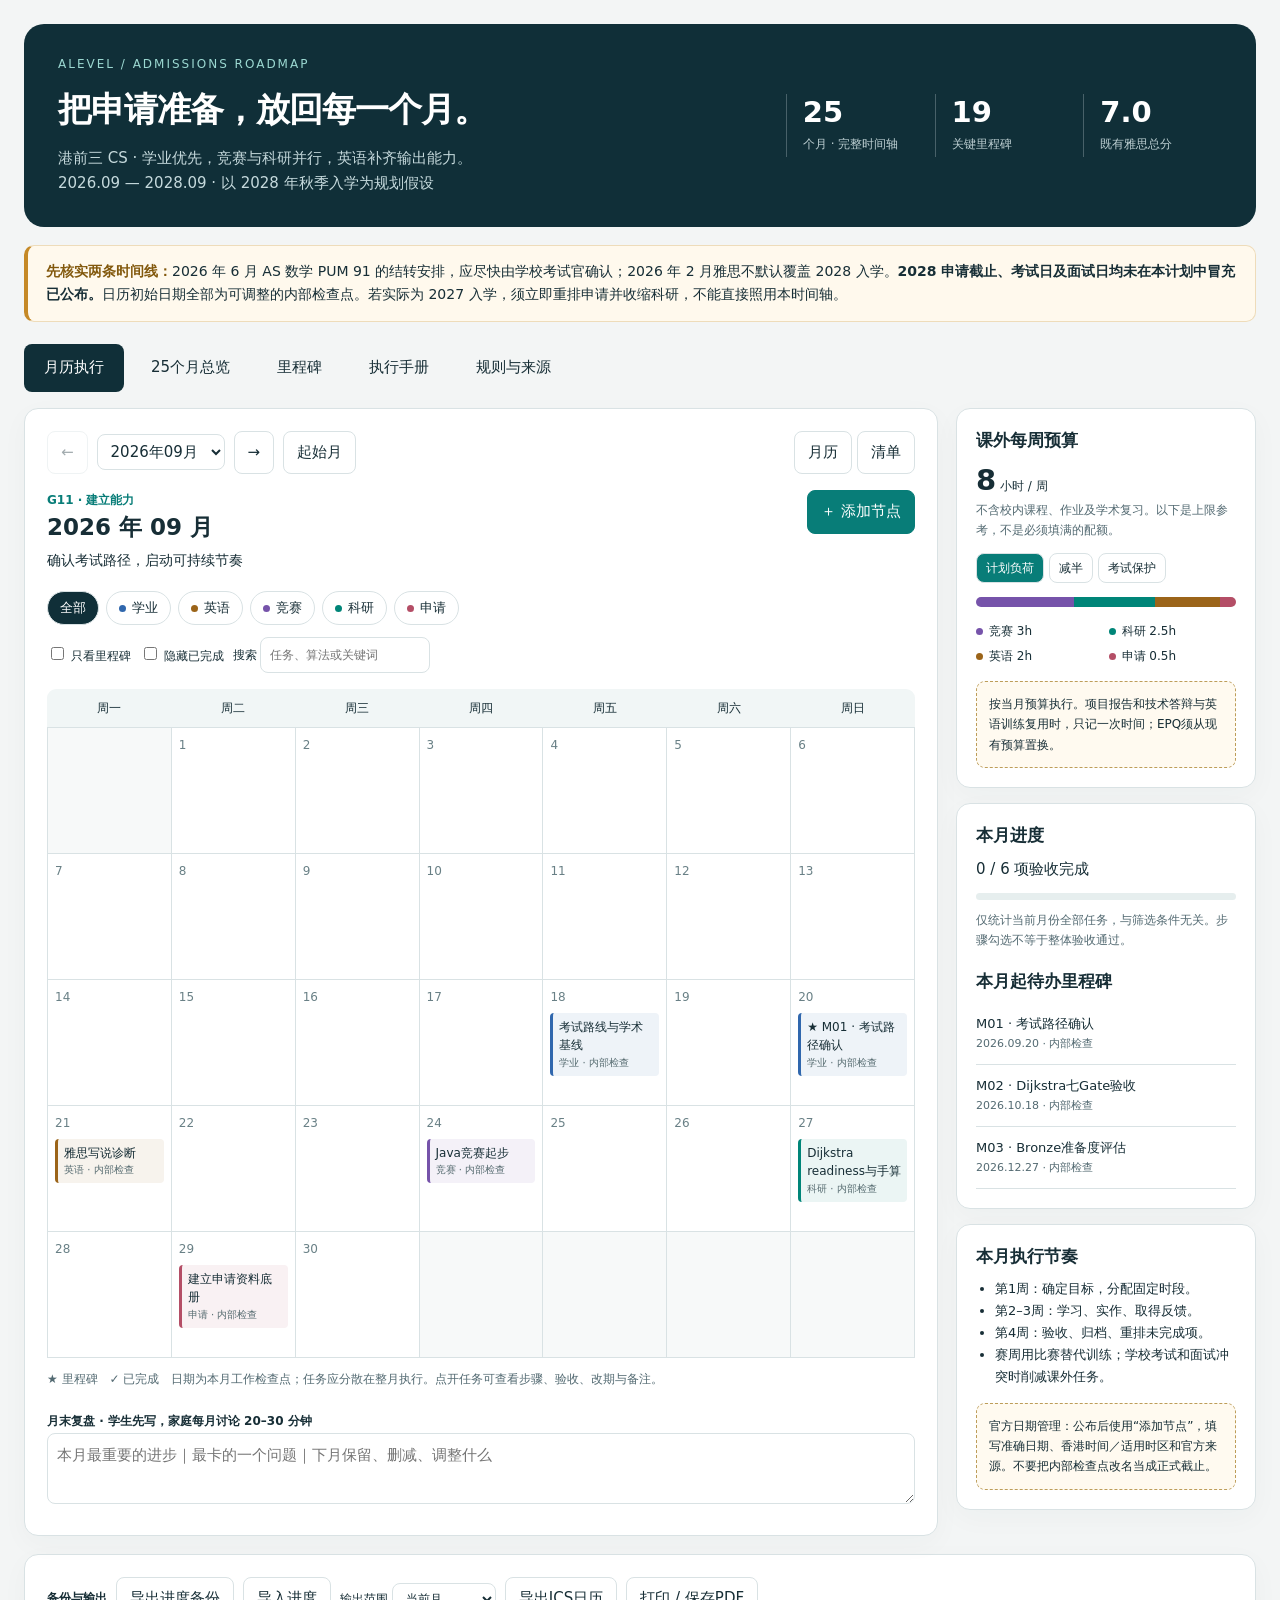
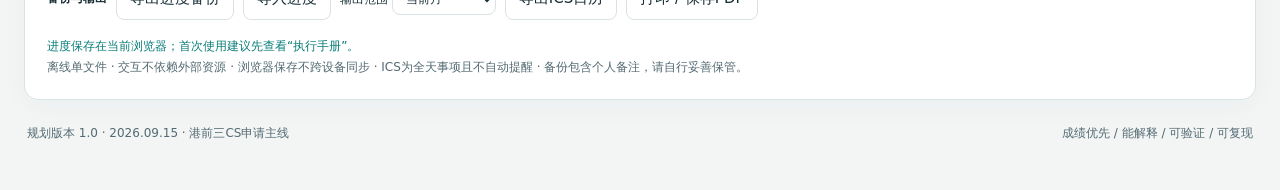
<file: ALevel_HK_Admissions_Calendar_2026-2028.html>
<!doctype html>
<html lang="zh-CN"><head><meta charset="UTF-8"><meta name="viewport" content="width=device-width,initial-scale=1"><title>ALevel · 港前三申请备战月历 2026–2028</title>
<style>
:root{--bg:#f3f5f5;--ink:#172e36;--muted:#536a72;--line:#d9e2e4;--teal:#087d78;--dark:#102f38;--card:#fff;--shadow:0 8px 28px #18353b08;--a:#3067ad;--e:#9b6419;--c:#7653aa;--r:#008578;--p:#b44e66}*{box-sizing:border-box}body{margin:0;background:var(--bg);color:var(--ink);font:15px/1.7 system-ui,-apple-system,'Segoe UI','Microsoft YaHei',sans-serif}button,input,select,textarea{font:inherit}button,select,input,textarea{border:1px solid var(--line);border-radius:8px;background:white;color:var(--ink)}button{padding:8px 13px;cursor:pointer}button:hover{background:#edf5f4}button:disabled{opacity:.4;cursor:default}button:focus-visible,a:focus-visible,input:focus-visible,select:focus-visible,textarea:focus-visible{outline:3px solid #e5aa42;outline-offset:2px}input,select{padding:7px 9px}a{color:var(--teal);text-decoration-thickness:1px;text-underline-offset:3px}h1,h2,h3,p{margin-top:0}h1{font-size:34px;line-height:1.3;letter-spacing:-1px;margin-bottom:14px}h2{font-size:23px;line-height:1.4;margin-bottom:14px}h3{font-size:17px;line-height:1.5;margin-bottom:9px}small,.small{font-size:12px}.muted{color:var(--muted)}.app{max-width:1500px;margin:auto;padding:24px}.hero{background:var(--dark);color:#fff;border-radius:20px;padding:30px 34px;display:grid;grid-template-columns:1.6fr 1fr;gap:30px;position:relative;overflow:hidden}.eyebrow{font-size:12px;letter-spacing:2px;color:#9bd8d1;margin-bottom:13px}.hero p{color:#c5d9dc;margin-bottom:0}.hero-stats{display:grid;grid-template-columns:repeat(3,1fr);gap:10px;align-content:center}.stat{border-left:1px solid #486169;padding-left:16px}.stat strong{display:block;font-size:29px;line-height:1.3}.stat span{font-size:12px;color:#bdcfd2}.notice{margin:18px 0;background:#fff9ed;border:1px solid #eedcba;border-left:4px solid #c58927;border-radius:10px;padding:14px 18px;font-size:14px}.notice b{color:#82580c}.nav{display:flex;gap:7px;flex-wrap:wrap;margin:22px 0 16px}.nav button{border-color:transparent;background:transparent;padding:10px 19px}.nav button[aria-selected=true]{background:var(--dark);color:white}.panel{background:var(--card);border:1px solid var(--line);border-radius:14px;padding:22px;box-shadow:var(--shadow)}.toolbar{display:flex;gap:9px;align-items:center;flex-wrap:wrap;margin-bottom:16px}.toolbar .push{margin-left:auto}.primary{background:var(--teal);color:white;border-color:var(--teal)}.primary:hover{background:#086762}.layout{display:grid;grid-template-columns:minmax(0,1fr) 300px;gap:18px}.month-head{display:flex;justify-content:space-between;align-items:start;gap:15px;margin:4px 0 18px}.month-head h2{margin:0}.month-head p{margin:6px 0 0;font-size:14px}.phase{color:var(--teal);font-size:12px;font-weight:600}.filters{display:flex;gap:7px;flex-wrap:wrap;margin:12px 0}.chip{border-radius:30px;padding:5px 12px;font-size:13px}.chip[aria-pressed=true]{background:var(--dark);color:#fff}.dot{width:7px;height:7px;border-radius:50%;display:inline-block;margin-right:6px}.weekdays,.calendar{display:grid;grid-template-columns:repeat(7,minmax(0,1fr))}.weekdays{background:#f1f6f6;text-align:center;font-size:12px;border-radius:9px 9px 0 0;padding:9px 0}.calendar{border-top:1px solid var(--line);border-left:1px solid var(--line)}.day{min-height:126px;border-right:1px solid var(--line);border-bottom:1px solid var(--line);padding:7px;min-width:0}.day.empty{background:#f7f9f9}.day.today{background:#edf8f6}.day-num{font-size:12px;display:block;color:#698086;margin-bottom:5px}.event{display:block;width:100%;font-size:12px;text-align:left;line-height:1.55;padding:5px 6px;border:0;border-left:3px solid var(--color);border-radius:4px;background:color-mix(in srgb,var(--color) 8%,white);margin-bottom:5px;overflow-wrap:anywhere}.event:hover{background:color-mix(in srgb,var(--color) 17%,white)}.event.done{opacity:.55;text-decoration:line-through}.event .type{font-size:10px;display:block;color:#576c71}.legend{font-size:12px;color:var(--muted);margin:11px 0 0}.side{display:flex;flex-direction:column;gap:15px}.side .panel{padding:19px}.budget-total{font-size:29px;line-height:1.3}.budget-bar{display:flex;height:10px;border-radius:8px;overflow:hidden;margin:14px 0}.budget-bar span{min-width:0}.budget-list{display:grid;grid-template-columns:1fr 1fr;gap:5px;font-size:12px}.side ul{margin:7px 0;padding-left:19px;font-size:13px}.progress{height:7px;background:#e6eeee;border-radius:10px;overflow:hidden;margin:10px 0}.progress span{display:block;height:100%;background:var(--teal)}.next-task{width:100%;text-align:left;border:0;border-bottom:1px solid var(--line);border-radius:0;padding:10px 0;font-size:13px}.next-task span{display:block;font-size:11px;color:var(--muted)}.list{display:grid;gap:10px}.task-row{display:grid;grid-template-columns:30px 90px minmax(0,1fr) auto;gap:10px;align-items:center;border:1px solid var(--line);padding:13px;border-radius:9px}.task-row input{width:18px;height:18px}.task-row .title{font-weight:600}.task-row .brief{font-size:12px;color:var(--muted)}.task-row.done .title{text-decoration:line-through;color:var(--muted)}.tag{display:inline-block;font-size:11px;background:#f0f4f4;border-radius:5px;padding:2px 6px;margin-right:4px}.section-intro{max-width:900px;color:var(--muted);margin-bottom:20px}.grid2{display:grid;grid-template-columns:1fr 1fr;gap:16px}.grid3{display:grid;grid-template-columns:repeat(3,1fr);gap:16px}.roadmap{display:grid;grid-template-columns:repeat(3,1fr);gap:14px}.month-card{padding:19px;text-align:left;display:block;background:white;border-radius:12px}.month-card strong{display:block;font-size:21px}.month-card p{font-size:14px;margin:8px 0}.month-card .mini{font-size:12px;color:var(--muted)}.month-card ul{padding-left:18px;font-size:12px;margin:10px 0 0}.milestone-row{display:grid;grid-template-columns:105px 1fr auto;gap:18px;padding:16px 0;border-bottom:1px solid var(--line);align-items:start}.milestone-row h3{margin-bottom:5px}.milestone-row p{font-size:13px;margin:0;color:var(--muted)}.table-wrap{overflow:auto}table{width:100%;border-collapse:collapse;font-size:14px}th,td{text-align:left;padding:11px 13px;border-bottom:1px solid var(--line);vertical-align:top}th{background:#eff5f5;font-size:12px}.guide details{border-bottom:1px solid var(--line);padding:16px 0}.guide summary{font-size:17px;font-weight:600;cursor:pointer}.guide details p,.guide details li{font-size:14px}.guide details>div{padding:12px 0}.guide ul,.guide ol{padding-left:24px}.source{border-left:3px solid var(--teal);padding:2px 0 2px 15px;margin-bottom:22px}.source p{font-size:13px;margin:7px 0}.source .state{font-size:11px;color:var(--muted)}.storage{display:flex;gap:9px;flex-wrap:wrap;align-items:center;margin-top:18px}.footer{display:flex;gap:15px;justify-content:space-between;margin:23px 3px;color:var(--muted);font-size:12px}.hidden{display:none!important}dialog{width:min(710px,calc(100% - 24px));max-height:90vh;border:1px solid var(--line);border-radius:16px;padding:0;color:var(--ink);box-shadow:0 25px 80px #001e3844}dialog::backdrop{background:#0c283477}.dialog-head{padding:23px 25px 14px;border-bottom:1px solid var(--line);display:flex;gap:12px;align-items:start}.dialog-head h2{font-size:22px;margin:4px 0}.dialog-head button{margin-left:auto}.dialog-body{padding:20px 25px}.checks{display:grid;gap:10px;margin:15px 0}.check{display:flex;gap:10px;padding:9px 12px;background:#f2f7f7;border-radius:7px;font-size:14px}.check input{margin-top:5px;flex:0 0 auto;width:17px;height:17px}.gate{border-left:3px solid var(--teal);background:#eaf6f2;padding:13px;margin:15px 0;font-size:14px}.formgrid{display:grid;grid-template-columns:1fr 1fr;gap:12px}.field{display:flex;flex-direction:column;gap:4px;font-size:12px}.field input,.field select,.field textarea{width:100%;font-size:14px}textarea{padding:9px;min-height:85px;resize:vertical}.actions{display:flex;gap:8px;justify-content:flex-end;flex-wrap:wrap;padding-top:16px}.flash{color:var(--teal);font-size:12px;min-height:20px}.warntext{color:#8a5b17}.print-only{display:none}#mobileAgenda{display:none}.months-label{font-size:12px;font-weight:600;letter-spacing:1px}.score-grid{display:grid;grid-template-columns:repeat(5,1fr);gap:8px;margin:14px 0}.score{background:#eff6f5;padding:12px;border-radius:9px;text-align:center}.score b{display:block;font-size:25px}.score span{font-size:12px}.compact{font-size:13px}.line-space{margin-top:18px}.load-options{display:flex;gap:5px;flex-wrap:wrap;margin:10px 0}.load-options button{font-size:12px;padding:4px 9px}.load-options button[aria-pressed=true]{background:var(--teal);color:white}.month-review{margin-top:18px}.month-review textarea{width:100%;min-height:68px}.pending-box{border:1px dashed #bd9d59;background:#fffaf0;border-radius:9px;padding:12px;margin-top:14px;font-size:12px}.inset{padding:16px;background:#f1f6f6;border-radius:9px}.subtle{background:#eff5f4;color:#426b6a}.count{font-variant-numeric:tabular-nums}.newtask{margin-left:auto}.full-width{grid-column:1/-1}
@media(max-width:1150px){.layout{grid-template-columns:minmax(0,1fr)}.side{display:grid;grid-template-columns:repeat(3,1fr)}.day{min-height:120px}.hero{grid-template-columns:1.4fr 1fr}.roadmap{grid-template-columns:repeat(2,1fr)}}
@media(max-width:720px){.app{padding:12px}.hero{padding:24px;grid-template-columns:1fr;gap:20px}h1{font-size:28px}.hero-stats{max-width:400px}.stat strong{font-size:25px}.panel{padding:16px}.side,.grid2,.grid3{grid-template-columns:1fr}.roadmap{grid-template-columns:1fr}.nav{gap:2px}.nav button{padding:8px 11px;font-size:13px}.toolbar .push{margin-left:0}.month-head{display:block}.day{min-height:58px;padding:4px}.event{font-size:0;min-height:15px;padding:3px;margin-bottom:3px}.event:after{content:'●';font-size:10px}.event .type{display:none}.weekdays{font-size:11px}#mobileAgenda{display:block;margin-top:18px}.task-row{grid-template-columns:24px 1fr auto;gap:8px}.task-row .task-date{grid-column:2;grid-row:1;font-size:11px}.task-row .task-content{grid-column:2}.task-row .openbtn{grid-column:3;grid-row:1/3}.milestone-row{grid-template-columns:1fr auto;gap:8px}.milestone-row>time{grid-column:1/-1}.formgrid{grid-template-columns:1fr}.footer{display:block}.score-grid{gap:4px}.score{padding:8px 2px}.score b{font-size:22px}.dialog-body{padding:16px}.newtask{margin-left:0}input,select,textarea{font-size:16px}}
@media print{@page{size:A4;margin:14mm}body{background:white;font-size:10pt}.app{max-width:none;padding:0}.hero,.notice,.nav,.footer,#calendarView,#roadmapView,#milestonesView,#guideView,#sourcesView,#storageTools,dialog{display:none!important}#printArea{display:block!important;color:black}.print-month{break-before:page}.print-month:first-child{break-before:auto}.print-task{break-inside:avoid;margin:0 0 12px;padding-bottom:9px;border-bottom:1px solid #ccc}.print-task h3{font-size:12pt;margin-bottom:4px}.print-task p{margin:3px 0;font-size:10pt}.print-task ul{margin:4px 0;padding-left:17px}a{color:black}h1{font-size:22pt}h2{font-size:17pt}}
</style></head><body><main class="app">
<header class="hero"><div><div class="eyebrow">ALEVEL / ADMISSIONS ROADMAP</div><h1>把申请准备，放回每一个月。</h1><p>港前三 CS · 学业优先，竞赛与科研并行，英语补齐输出能力。<br>2026.09 — 2028.09 · 以 2028 年秋季入学为规划假设</p></div><div class="hero-stats"><div class="stat"><strong>25</strong><span>个月 · 完整时间轴</span></div><div class="stat"><strong>19</strong><span>关键里程碑</span></div><div class="stat"><strong>7.0</strong><span>既有雅思总分</span></div></div></header>
<div class="notice"><b>先核实两条时间线：</b>2026 年 6 月 AS 数学 PUM 91 的结转安排，应尽快由学校考试官确认；2026 年 2 月雅思不默认覆盖 2028 入学。<strong>2028 申请截止、考试日及面试日均未在本计划中冒充已公布。</strong>日历初始日期全部为可调整的内部检查点。若实际为 2027 入学，须立即重排申请并收缩科研，不能直接照用本时间轴。</div>
<nav class="nav" aria-label="计划视图" role="tablist"><button role="tab" aria-selected="true" data-view="calendar">月历执行</button><button role="tab" aria-selected="false" data-view="roadmap">25个月总览</button><button role="tab" aria-selected="false" data-view="milestones">里程碑</button><button role="tab" aria-selected="false" data-view="guide">执行手册</button><button role="tab" aria-selected="false" data-view="sources">规则与来源</button></nav>
<section id="calendarView"><div class="layout"><div class="panel"><div class="toolbar"><button id="prev" aria-label="上个月">←</button><label for="monthSelect" class="hidden">选择月份</label><select id="monthSelect"></select><button id="next" aria-label="下个月">→</button><button id="homeMonth">起始月</button><div class="push"><button id="calendarMode" aria-pressed="true">月历</button> <button id="listMode" aria-pressed="false">清单</button></div></div><div class="month-head"><div><div class="phase" id="phase"></div><h2 id="monthTitle"></h2><p id="monthFocus"></p></div><button class="primary" id="addTask">＋ 添加节点</button></div><div class="filters" id="filters"></div><div class="toolbar"><label class="small"><input type="checkbox" id="milestonesOnly"> 只看里程碑</label><label class="small"><input type="checkbox" id="hideDone"> 隐藏已完成</label><label class="small">搜索 <input id="search" placeholder="任务、算法或关键词" type="search" style="max-width:210px"></label></div><div id="calendarBox"><div class="weekdays"><span>周一</span><span>周二</span><span>周三</span><span>周四</span><span>周五</span><span>周六</span><span>周日</span></div><div id="calendar" class="calendar"></div><p class="legend">★ 里程碑　✓ 已完成　日期为本月工作检查点；任务应分散在整月执行。点开任务可查看步骤、验收、改期与备注。</p><div id="mobileAgenda"></div></div><div id="taskList" class="list hidden"></div><div class="month-review"><label for="review"><strong class="small">月末复盘 · 学生先写，家庭每月讨论 20–30 分钟</strong></label><textarea id="review" placeholder="本月最重要的进步｜最卡的一个问题｜下月保留、删减、调整什么"></textarea></div></div><aside class="side"><div class="panel"><h3>课外每周预算</h3><div class="budget-total"><b id="totalHours">8</b><span class="small"> 小时 / 周</span></div><p class="small muted">不含校内课程、作业及学术复习。以下是上限参考，不是必须填满的配额。</p><div class="load-options" aria-label="负荷调整"><button data-load="normal" aria-pressed="true">计划负荷</button><button data-load="reduced" aria-pressed="false">减半</button><button data-load="exam" aria-pressed="false">考试保护</button></div><div id="budgetBar" class="budget-bar"></div><div id="budgetList" class="budget-list"></div><div class="pending-box" id="loadAdvice"></div></div><div class="panel"><h3>本月进度</h3><div id="progressText" class="count"></div><div class="progress"><span id="progressFill"></span></div><p class="small muted">仅统计当前月份全部任务，与筛选条件无关。步骤勾选不等于整体验收通过。</p><div id="nextMilestones"></div></div><div class="panel"><h3>本月执行节奏</h3><ul><li>第1周：确定目标，分配固定时段。</li><li>第2–3周：学习、实作、取得反馈。</li><li>第4周：验收、归档、重排未完成项。</li><li>赛周用比赛替代训练；学校考试和面试冲突时削减课外任务。</li></ul><div class="pending-box">官方日期管理：公布后使用“添加节点”，填写准确日期、香港时间／适用时区和官方来源。不要把内部检查点改名当成正式截止。</div></div></aside></div></section>
<section id="roadmapView" class="hidden"><div class="panel"><h2>25个月 · 能力与申请同一张时间表</h2><p class="section-intro">点击月份进入执行月历。每月固定覆盖学业、英语、竞赛、科研、申请；考试月的“暂停”是有意安排。延期只顺延必要任务，不积累训练欠账。</p><div id="roadmap" class="roadmap"></div></div></section>
<section id="milestonesView" class="hidden"><div class="panel"><h2>里程碑与决策关口</h2><p class="section-intro">19个初始节点全部是内部目标或核验提醒，不是官方考试、申请或开学日期。每个节点应看是否满足验收条件；未满足时先缩小范围或改期。</p><div id="milestoneList"></div></div></section>
<section id="guideView" class="hidden guide"><div class="grid2"><div class="panel"><h2>学生基线与目标</h2><p class="compact">2026年9月：Year 12 / Grade 11；以2028秋季入学为假设。主目标：HKU、CUHK、HKUST的CS / AI / Data Science / Engineering相关专业。已参加ACSL；科研Scaffold完成情况来自用户交接记录，未在本月历中重新审计代码。</p><div class="score-grid"><div class="score"><b>8</b><span>听力</span></div><div class="score"><b>7.5</b><span>阅读</span></div><div class="score"><b>6</b><span>写作</span></div><div class="score"><b>6</b><span>口语</span></div><div class="score"><b>7.0</b><span>总分</span></div></div><p class="small muted">2026年2月历史雅思成绩；考试类型与准确日期待核对。听读较强、写说优先补齐。学校身份、考试组件、已获英语资格与第五门名称尚未确认。</p><div class="inset compact"><b>努力方向：</b>核心四科Maths/FM/Physics/CS争取A*轨迹，USACO Silver作为阶段目标、Gold作为挑战目标，一份完整深度研究。目标不构成录取概率或结果保证。</div></div><div class="panel"><h2>负荷与减负规则</h2><div class="table-wrap"><table><thead><tr><th>情境</th><th>课外总量</th><th>处理原则</th></tr></thead><tbody><tr><td>普通教学周</td><td>约7–9小时</td><td>竞赛约3h，科研约2–2.5h，英语约2h，申请少量</td></tr><tr><td>2027暑期</td><td>约10.5–11小时</td><td>科研和雅思择重点，不额外叠加夏校等</td></tr><tr><td>申请高峰</td><td>约7–8小时</td><td>材料与面试增量置换竞赛/科研时间</td></tr><tr><td>考前及考季</td><td>约1–2.25小时</td><td>竞赛科研降至维护或暂停</td></tr></tbody></table></div><p class="small">连续两次测评低于学校目标、作业积压两周或持续疲劳时，先减半课外负荷，必要时暂停。每周保留至少半天无任务时间。每月由学生主导一次复盘。</p></div></div>
<div class="panel line-space">
<details open><summary>01 · 每周时段如何落地</summary><div><div class="table-wrap"><table><thead><tr><th>建议时段</th><th>任务</th><th>时间</th><th>完成产物</th></tr></thead><tbody><tr><td>周二</td><td>USACO建模＋实现</td><td>60分钟</td><td>模型、复杂度、首次尝试</td></tr><tr><td>周四</td><td>USACO续做＋错题重做</td><td>45分钟</td><td>反例与修正</td></tr><tr><td>周六上午</td><td>USACO深练</td><td>75分钟</td><td>题后复盘与2/7/21提醒</td></tr><tr><td>周三</td><td>科研概念/手算</td><td>45分钟</td><td>手算纸、问题记录</td></tr><tr><td>周日</td><td>科研实作/验证</td><td>105分钟</td><td>可审查提交与实验记录</td></tr><tr><td>周一或周五</td><td>雅思写作初稿＋修改</td><td>60分钟</td><td>每周轮换Task 2全文与Task 1专项</td></tr><tr><td>分散3次</td><td>口语录音/反馈</td><td>3×15分钟</td><td>一次只修正一个关键问题</td></tr><tr><td>机动</td><td>听读维护</td><td>15分钟</td><td>精听/阅读节选</td></tr><tr><td>周末</td><td>申请资料与复盘</td><td>30分钟</td><td>更新证据索引</td></tr></tbody></table></div><p>示例合计8小时；以学校作业和学生作息调整。完整写作模拟的60分钟用于考核本身，反馈与修改从同月其他语言任务置换；教师评估时间也计入预算。模拟赛替代当周常规竞赛训练，4–5小时赛事需相应压缩科研等时段。</p></div></details>
<details open><summary>02 · 雅思：把6分输出提升到稳定表达</summary><div><p><strong>目标分三层：</strong>先核验目标专业与当年通道的最低要求；个人稳健目标为总7.5、写说至少6.5；进阶目标为写说7.0。听读保持现有优势即可，不要求为了总分8而长期增加负荷。若四项为8/7.5/6.5/6.5，按平均与取整规则总分可为7.0；若为8/7.5/6.5/7，平均7.25、总分7.5。具体考试可能波动，不能只补一项就保证总分。</p><ol><li><b>2026.09诊断：</b>先看真实写作及录音，区分观点不足、组织不清、语法错误、词汇搭配与口语停顿。只有分数不能诊断具体问题。</li><li><b>2026.10–2027.03建立反馈闭环：</b>写作按任务回应/完成、衔接、词汇、语法四项评估；口语按流利连贯、词汇、语法、发音评估。每周写—评—改，每月由教师抽样校准。</li><li><b>2027.04–06考试保护：</b>压缩至短表达和修订，学术考试后恢复诊断；不在考季集中冲雅思。</li><li><b>2027.07–08首选复考：</b>两次模拟显示写说较稳定，再预约实际考位。考前复核Academic类型、学校认可形式与证件要求。</li><li><b>2027.09–10备用：</b>仅在未满足语言要求、有效期不合适或写说仍影响学习交流时复考；满足要求且能力稳定后转技术表达。</li></ol><p>AI可生成练习问题和指出可能的表达问题，不能把AI估分当作正式成绩；发音应结合实际音频及可靠教师反馈。科研英文答辩可以替代部分口语训练，但不能覆盖雅思生活类话题和全部考试技能。<a href="https://ielts.org/take-a-test/your-results/ielts-scoring-in-detail" target="_blank" rel="noopener">官方评分说明</a></p></div></details>
<details><summary>03 · 学业：四科A*轨迹与AS结转</summary><div><p>优先确认考试局、代码、组件与分阶段路径。9709已有2026年6月AS a、PUM91，不代表完整A-Level成绩，也不代表原始分91%。按Cambridge现行13个月规则，若希望使用该AS结果，应由考试官确认2027年6月或其他有效考试季的完整数学资格方案；不得默认放到2028年。该安排与2028大学入学可以并存。</p><p>每月看三类证据：概念解释、限时题表现、订正后迁移。Maths关注推导、计算和边界；FM关注先修与抽象迁移；Physics关注建模、单位、实验及误差；CS关注理论、伪代码和题意表达。AS阶段以a及学校掌握标准为目标，A*用于完整A-Level；不为各科编造统一PUM或原始分门槛。第五门名称与资格未确认，先由学校定位其课时和目标。</p><p><a href="https://help.cambridgeinternational.org/hc/en-gb/articles/203478602-How-long-is-my-AS-Level-result-valid-for-for-credit-towards-a-full-A-Level" target="_blank" rel="noopener">Cambridge官方结转说明</a>。正式考试、报名与放榜时间按具体考试局和学校时间表录入。</p></div></details>
<details><summary>04 · USACO：训练准备度与正式结果分开</summary><div><p>每题流程：Constraints → Complexity Budget → Model → Algorithm → Proof → Counterexample → Code → Postmortem。错误标签：K知识、M建模、P证明/假设、C复杂度、I实现、E边界、T时间。完成题目后安排第2、7、21天重做；相同题只做一次复盘记录，不用重复题堆高数量。</p><p>2026秋季约40–50道高质量题是参考规模；有困难可减少。Promotion-Ready用至少3套未见题的独立稳定表现和失分原因判断，不设伪官方“固定晋级线”。Bronze不稳时回退基础；Silver已稳再逐步接触Gold内容，不把Platinum设为KPI。</p><p>目前核验到的USACO页面仍为2025–26回顾，不预设未来赛季12月一定有比赛。实际比赛时间、时长、资格及晋级规则按当季公告。正式比赛禁止AI、预写模板及赛中交流；同一要求用于完整模拟。<a href="https://usaco.org/index.php?page=instructions" target="_blank" rel="noopener">官方规则</a>。</p></div></details>
<details><summary>05 · 科研：门槛先于日期，保留最小完整成果</summary><div><p><b>主线：</b>Dijkstra → A* → Weighted A* → Dynamic World → Repeated A* → 一种增量算法 → Benchmark与风险观察。LPA*可作为概念桥梁；D* Lite视基础与时间决定。高级时序风险与Minecraft/Baritone仅在已有成果稳定后进行，不要求申请前全部实现。</p><div class="table-wrap"><table><thead><tr><th>Gate</th><th>必须能展示的证据</th></tr></thead><tbody><tr><td>Concept / Manual</td><td>非负边条件、松弛、暂定距离、finalized、优先队列重复项、确定性tie-break；可手算</td></tr><tr><td>Tests / Code</td><td>学生先设计起终点同点、无路、边界、多解、权重差异等测试；独立实现核心算法</td></tr><tr><td>Verification</td><td>PathValidator独立验证；有已知解或独立最优性检查，不只验证路径能走通</td></tr><tr><td>Experiment</td><td>7项真实metrics，场景/seed/配置/commit；指标口径固定、计时预热与重复策略明确</td></tr><tr><td>Defense</td><td>解释正确性、复杂度、失败案例、与基线差异及个人贡献</td></tr></tbody></table></div><p>先保持6-connected轴对齐移动；MovementModel可插拔；riskExposure与scalar cost独立。静态均匀代价可用BFS作最短距离交叉检查；后续带权图另选适当oracle。算法正确不代表更快，性能比较需相同场景、代价与事件序列；报告扩展节点数、运行时分布和失败样本，不预设增量算法一定优越。首次实验前固定指标口径：pathLength按移动步数还是顶点数、nodesGenerated是否含重复入队、nodesExpanded何时计数、riskExposure如何累计、planningTime的单位和计时边界；随后所有算法保持一致。</p><p>移动障碍后的快照重规划，不等同于有时间状态的危险预测。只有明确时间模型、等待/到达语义和验证条件后，才使用time-dependent hazard相关结论。受保护六算法仍由学生实现；导师提供问题、审查和局部提示。</p></div></details>
<details><summary>06 · 三校申请材料与责任分工</summary><div><div class="table-wrap"><table><thead><tr><th>材料 / 事项</th><th>主要负责人</th><th>质量要求</th></tr></thead><tbody><tr><td>成绩、预测分、推荐信</td><td>学校 / 教师</td><td>区分实际与预测；核查送达要求，预留至少4–6周沟通</td></tr><tr><td>动机、项目陈述、面试</td><td>学生</td><td>具体、真实、能解释；申请不同学校需适当定制</td></tr><tr><td>研究成果与竞赛证据</td><td>学生，导师审查</td><td>可追溯、可复现；实际级别、日期、个人贡献明确</td></tr><tr><td>通道、截止、身份与费用</td><td>家长 / 升学老师</td><td>逐校查当年官方规则，记录香港时间及校内更早截止</td></tr><tr><td>offer、缴费、住宿及必要证件</td><td>家长与学生</td><td>按真实通知办理，保留回执；不要等全部结果齐了才查看截止</td></tr></tbody></table></div><p>三校均为主目标，不代表任何一所是保底。2027年8月起依据学业与实际申请条件复核选校组合，若需要扩大选择，增加的是申请选项而非额外课外赛道。EPQ只有学校支持且总体负荷允许才注册；Technical Report可作为替代成果。</p></div></details>
<details><summary>07 · 专利与公开：只在出现技术成果时评估</summary><div><p>专利不是月度KPI。本计划仅保留一个条件性决策：如果研究出现具体新机制、与现有技术的明确差异以及可重复的技术效果，再咨询适当的专利专业人士。拟申请时先确定公开策略，公开GitHub、视频、报告和演示材料均应纳入考虑。未完成相关评估前可使用私有仓库；没有专利计划时，不因想象中的专利机会阻碍合理展示。这里不提供专利性或授权结论。</p></div></details>
<details><summary>08 · 使用、备份与日历导出</summary><div><ol><li>切换月份或点击总览月份；用领域筛选、里程碑筛选或搜索定位任务。</li><li>打开任务，勾选步骤，填写反馈/证据链接，必要时改日期；整体完成需独立勾选“验收完成”。</li><li>官方公布具体安排后，“添加节点”录入官方事项，附来源、截止时刻和时区。已确认官方标记由使用者负责核实。</li><li>每月切换“计划负荷 / 减半 / 考试保护”用于预算参考；切换不会删除任务或假装任务已完成，需自行改期。</li><li>进度、备注和改期保存在当前浏览器；请定期导出JSON备份，换电脑或浏览器用导入恢复。文件预览可能限制本地保存，可下载后用浏览器打开。</li><li>ICS只导出带有“内部检查”或“已确认官方”标签的全天事项，包含详情和备注；不会创建手机提醒或自动同步。官方具体时刻请在日历应用中核对设置。</li><li>打印导出包含选定范围的完整任务步骤及验收标准，可选择“本月”或“全部25个月”。</li></ol></div></details>
</div></section>
<section id="sourcesView" class="hidden"><div class="panel"><h2>规则、假设与官方来源</h2><p class="section-intro">检索基准日：2026年9月15日。来源的适用年份、可读状态和待确认项单独标注；2028届要求未确认。其余训练安排、预算、验收条件及建议月份均为针对学生情况制定的规划判断。</p><div class="notice"><b>不混用三个概念：</b>大学最低资格门槛 ≠ 有竞争力的学业表现 ≠ 本学生的训练目标。雅思总7.5和4A*均不是本文声称的三校统一录取线。</div><div id="sources"></div><h3>本计划依赖的未确认信息</h3><p class="compact">实际毕业与大学入学年份；四科考试局和组件；数学A2是否在2027年完成；第五门科目与资格；雅思Academic/General Training及准确考试日；学校EPQ支持；申请者身份与通道；校内假期、预测分、报名和推荐截止。月历已经为核验这些信息安排任务，不假设已确认。</p></div></section>
<div id="storageTools" class="panel line-space"><div class="toolbar"><strong class="small">备份与输出</strong><button id="exportJSON">导出进度备份</button><button id="importJSON">导入进度</button><input id="importFile" type="file" accept=".json" class="hidden"><label class="small">输出范围 <select id="exportScope"><option value="month">当前月</option><option value="all">全部25个月</option></select></label><button id="exportICS">导出ICS日历</button><button id="printBtn">打印 / 保存PDF</button></div><div id="saveStatus" class="flash" role="status" aria-live="polite"></div><p class="small muted" style="margin:0">离线单文件 · 交互不依赖外部资源 · 浏览器保存不跨设备同步 · ICS为全天事项且不自动提醒 · 备份包含个人备注，请自行妥善保管。</p></div>
<footer class="footer"><span>规划版本 1.0 · 2026.09.15 · 港前三CS申请主线</span><span>成绩优先 / 能解释 / 可验证 / 可复现</span></footer><div id="printArea" class="print-only"></div>
</main>
<dialog id="taskDialog" aria-labelledby="dialogTitle"><div class="dialog-head"><div><span id="dialogMeta" class="small muted"></span><h2 id="dialogTitle"></h2></div><button id="closeDialog" aria-label="关闭任务">✕</button></div><div class="dialog-body"><div id="taskDetails"><div id="stepChecks" class="checks"></div><div id="gateText" class="gate"></div><div id="sourceLink" class="small"></div></div><form id="taskForm"><div class="formgrid"><label class="field">任务名称<input id="editTitle" required maxlength="150"></label><label class="field">日期（内部检查日或正式日期）<input id="editDate" type="date" min="2026-09-01" max="2028-09-30" required></label><label class="field">领域<select id="editTrack"><option>学业</option><option>英语</option><option>竞赛</option><option>科研</option><option>申请</option></select></label><label class="field">日期性质<select id="editKind"><option>内部检查</option><option>待核验</option><option>已确认官方</option></select></label><label class="field full-width">来源网址（“已确认官方”必填）<input id="editSource" type="url" placeholder="https://…"></label><label class="field full-width">备注 / 证据 / 截止时刻与时区<textarea id="editNote" placeholder="记录完成证据、未通过原因、下一步；官方节点请注明截止时刻及适用时区"></textarea></label></div><label class="check line-space"><input type="checkbox" id="editMilestone"> 标记为里程碑</label><label class="check"><input type="checkbox" id="editDone"> 验收完成（不仅是看完或运行成功）</label><div id="formError" role="alert" class="small warntext"></div><div class="actions"><button type="button" id="deleteCustom" class="hidden">删除自建节点</button><button type="button" id="cancelEdit">取消</button><button class="primary" type="submit">保存任务</button></div></form></div></dialog>
<script id="embeddedData" type="application/json">{"version": "1.0", "asof": "2026-09-15", "months": [{"month": "2026-09", "focus": "确认考试路径，启动可持续节奏", "hours": [3, 2.5, 2, 0.5], "phase": "G11 · 建立能力"}, {"month": "2026-10", "focus": "Dijkstra闭环，Bronze基本建模", "hours": [3.25, 2.5, 2, 0.25], "phase": "G11 · 建立能力"}, {"month": "2026-11", "focus": "启发式理解与Silver前置", "hours": [3.25, 2.5, 2, 0.25], "phase": "G11 · 建立能力"}, {"month": "2026-12", "focus": "Bronze诊断，静态基线比较", "hours": [3.5, 2, 2, 0.5], "phase": "G11 · 建立能力"}, {"month": "2027-01", "focus": "赛季弹性参与，Weighted A*", "hours": [3.25, 2, 1.75, 0.25], "phase": "G11 · 建立能力"}, {"month": "2027-02", "focus": "动态世界建模，不急于高级算法", "hours": [3, 2, 1.75, 0.25], "phase": "G11 · 建立能力"}, {"month": "2027-03", "focus": "学术优先升级，建立动态基线", "hours": [2, 1.5, 1.5, 0.25], "phase": "G11 · 建立能力"}, {"month": "2027-04", "focus": "考试保护月：暂停科研扩展", "hours": [0.75, 0.25, 1, 0.25], "phase": "G11 · 建立能力"}, {"month": "2027-05", "focus": "正式考试窗口，以学校安排为准", "hours": [0, 0, 0.75, 0.25], "phase": "G11 · 建立能力"}, {"month": "2027-06", "focus": "完成考试，休整后恢复", "hours": [1, 1, 1, 0.25], "phase": "G11 · 建立能力"}, {"month": "2027-07", "focus": "暑期主攻：增量规划与雅思", "hours": [3, 4, 3, 0.5], "phase": "暑期 · 成果成形"}, {"month": "2027-08", "focus": "成绩复盘，冻结研究问题", "hours": [3, 3.5, 3, 1], "phase": "暑期 · 成果成形"}, {"month": "2027-09", "focus": "Grade 12启动，申请通道核验", "hours": [2.5, 2.5, 1.5, 1.5], "phase": "G12 · 申请与A2"}, {"month": "2027-10", "focus": "材料定稿，研究证据可审查", "hours": [2, 2, 1.5, 2], "phase": "G12 · 申请与A2"}, {"month": "2027-11", "focus": "按已确认截止提交与回执核验", "hours": [2, 1.5, 1.5, 2], "phase": "G12 · 申请与A2"}, {"month": "2027-12", "focus": "面试与条件录取管理", "hours": [2, 1.5, 1.5, 1], "phase": "G12 · 申请与A2"}, {"month": "2028-01", "focus": "学业回归，行政节点不遗漏", "hours": [1.5, 1, 1, 1], "phase": "G12 · 申请与A2"}, {"month": "2028-02", "focus": "雅思旧成绩两周年核验", "hours": [1.5, 0.75, 1, 0.75], "phase": "G12 · 申请与A2"}, {"month": "2028-03", "focus": "最后学术冲刺准备", "hours": [0.75, 0.25, 0.75, 0.5], "phase": "G12 · 申请与A2"}, {"month": "2028-04", "focus": "A2考试保护月", "hours": [0, 0, 0.5, 0.5], "phase": "A2 · 考试与入学"}, {"month": "2028-05", "focus": "A-Level正式考试窗口", "hours": [0, 0, 0.5, 0.5], "phase": "A2 · 考试与入学"}, {"month": "2028-06", "focus": "考后恢复，准备最终入学手续", "hours": [0.5, 0.5, 0.75, 1], "phase": "A2 · 考试与入学"}, {"month": "2028-07", "focus": "按通知办理，学术轻衔接", "hours": [0.5, 0.5, 1, 1], "phase": "A2 · 考试与入学"}, {"month": "2028-08", "focus": "实际成绩核验与确认入学", "hours": [0, 0.5, 1, 1.5], "phase": "A2 · 考试与入学"}, {"month": "2028-09", "focus": "进入大学，结束申请项目", "hours": [0, 0.5, 1, 0.5], "phase": "A2 · 考试与入学"}], "tasks": [{"id": "T000", "date": "2026-09-18", "track": "学业", "title": "考试路线与学术基线", "steps": ["与考试官确认入学年、四科考试局和组件", "核查2026年6月9709 AS PUM 91的结转方案", "列出数学2027年完成全A-Level或重新报考的学校确认路径"], "gate": "保存逐科考试表：考试季、组件、报名时间、目标、负责人。不能将PUM 91当作原始分或直接推算A2所需分数。", "kind": "内部检查", "milestone": false, "source": "", "note": "", "done": false}, {"id": "T001", "date": "2026-09-21", "track": "英语", "title": "雅思写说诊断", "steps": ["确认2026年2月是Academic还是General Training及具体考试日", "完成1次写作全卷和1次口语录音", "请教师按分项标准找出最影响得分的两个问题"], "gate": "保留原文、录音和四维反馈。当前L8/R7.5/W6/S6/总7.0是历史实绩，不是当前模考成绩。", "kind": "内部检查", "milestone": false, "source": "", "note": "", "done": false}, {"id": "T002", "date": "2026-09-24", "track": "竞赛", "title": "Java竞赛起步", "steps": ["用Java独立写标准输入输出", "训练复杂度预算、模拟和完全搜索", "9月剩余时间完成4–6道入门题并记录首次独立表现"], "gate": "会从数据范围判断枚举是否可行；首批错题安排2/7/21天重做。", "kind": "内部检查", "milestone": false, "source": "", "note": "", "done": false}, {"id": "T003", "date": "2026-09-27", "track": "科研", "title": "Dijkstra readiness与手算", "steps": ["复述图建模、非负边和risk/cost分离", "纸上演示relaxation和finalized", "用HashMap/PriorityQueue小练习补齐Java知识"], "gate": "通过Concept与Manual Gate；核心算法仍由学生实现。Task 01跨2–3周总投入约6.5–7.5小时。", "kind": "内部检查", "milestone": false, "source": "", "note": "", "done": false}, {"id": "T004", "date": "2026-09-29", "track": "申请", "title": "建立申请资料底册", "steps": ["整理既有成绩、ACSL记录和科研目录", "确认本地/非本地身份及各校适用申请通道", "询问学校预测分、推荐信和EPQ支持流程"], "gate": "生成资料目录和缺项表；只记录确已取得的成绩，不把未来目标写成获奖。", "kind": "内部检查", "milestone": false, "source": "", "note": "", "done": false}, {"id": "T010", "date": "2026-10-07", "track": "学业", "title": "四科知识漏洞闭环", "steps": ["按学校进度整理Maths/FM/Physics/CS知识表", "每周选两项高频失分做订正再测", "数学按已确认A2路线推进"], "gate": "每科有一份错因表；能解释概念并完成同类变式，不以刷题数量代替掌握。", "kind": "内部检查", "milestone": false, "source": "", "note": "", "done": false}, {"id": "T011", "date": "2026-10-12", "track": "英语", "title": "写作论证与口语展开", "steps": ["每周轮换Task 2完整写作与Task 1专项", "每篇修改一次", "每周3次短口语，练观点—理由—例子和自然追问"], "gate": "本月2篇Task 2、2份Task 1及修改稿；保留4段前后对照录音，优先准确清晰而非生僻词。", "kind": "内部检查", "milestone": false, "source": "", "note": "", "done": false}, {"id": "T012", "date": "2026-10-18", "track": "竞赛", "title": "排序、集合与分类讨论", "steps": ["完成10–12道排序/Set/Map/Casework题", "先写复杂度和模型", "至少2题给错误贪心构造反例"], "gate": "能说明为什么某个局部选择不一定正确；重做必须脱离原代码。", "kind": "内部检查", "milestone": false, "source": "", "note": "", "done": false}, {"id": "T013", "date": "2026-10-24", "track": "科研", "title": "Task 01七Gate与Experiment 00", "steps": ["学生先设计起终点相同、无路、多最短路等测试，再独立实现", "使用PathValidator验证", "运行静态均匀代价基线"], "gate": "七Gate全部通过才启动A*。保存7项metrics、配置、seed和commit；时间测试需说明JVM预热，不能用单次耗时定输赢。", "kind": "内部检查", "milestone": false, "source": "", "note": "", "done": false}, {"id": "T014", "date": "2026-10-28", "track": "申请", "title": "科研证据归档习惯", "steps": ["每两周保留一次学习日志和英文摘要", "记录AI帮助范围与学生独立完成部分", "选择一位教师了解项目"], "gate": "建立证据索引v0.1：问题、设计、测试、结果、反思；暂不要求公开代码。", "kind": "内部检查", "milestone": false, "source": "", "note": "", "done": false}, {"id": "T020", "date": "2026-11-07", "track": "学业", "title": "期中复盘与数学路线复核", "steps": ["按校内期中时间调整", "用教师评语确定最弱两章", "核实2027年9709考试报考选项与FM先修知识"], "gate": "若两次测评持续低于学校目标或作业积压两周，下月课外预算减半。", "kind": "内部检查", "milestone": false, "source": "", "note": "", "done": false}, {"id": "T021", "date": "2026-11-12", "track": "英语", "title": "写作Task 1与发音清晰度", "steps": ["练概述、关键比较、单位和趋势", "口语聚焦停顿、重音与可懂度", "月底做一次教师抽样评估"], "gate": "写作不逐项抄数据；口语能连续解释2分钟并回答追问，不用背诵全文。", "kind": "内部检查", "milestone": false, "source": "", "note": "", "done": false}, {"id": "T022", "date": "2026-11-18", "track": "竞赛", "title": "前缀和、二分与图遍历入门", "steps": ["完成10–12道Bronze巩固与Silver桥接题", "认识单调性、BFS/DFS和Flood Fill", "不要同时拔高所有专题"], "gate": "可独立写前缀和与基础遍历；对二分答案能先证明判定单调性。", "kind": "内部检查", "milestone": false, "source": "", "note": "", "done": false}, {"id": "T023", "date": "2026-11-24", "track": "科研", "title": "A*设计与独立实现", "steps": ["在Dijkstra验收通过后定义g/h/f", "证明6邻接单位代价下Manhattan启发式适用", "复用相同场景做正确性对照"], "gate": "h=0应退化为Dijkstra意义上的最优结果；比较pathCost而非强求相同路径。", "kind": "内部检查", "milestone": false, "source": "", "note": "", "done": false}, {"id": "T024", "date": "2026-11-28", "track": "申请", "title": "三校专业研究第一版", "steps": ["各校选1–2个候选方向，阅读课程结构", "区分直接专业录取与学院后分流", "记录数学先修和语言要求来源"], "gate": "完成三校比较表，记录页面年份；此时2027入学信息只作研究，不当成2028截止日。", "kind": "内部检查", "milestone": false, "source": "", "note": "", "done": false}, {"id": "T030", "date": "2026-12-07", "track": "学业", "title": "学期收口与假期分配", "steps": ["完成学期错题再测", "与教师复核核心四科目标和预测依据", "假期只设一个主要补弱专题"], "gate": "核心课程未落后才保留完整课外预算；每周留半天无任务时段。", "kind": "内部检查", "milestone": false, "source": "", "note": "", "done": false}, {"id": "T031", "date": "2026-12-12", "track": "英语", "title": "写说6.5阶段诊断", "steps": ["做一套写作和一场完整口语模拟", "由教师按标准给反馈", "听读各一次维持训练"], "gate": "写说向6.5靠近是内部训练目标；未达标则按反馈调整，不因日期到来就报名。", "kind": "内部检查", "milestone": false, "source": "", "note": "", "done": false}, {"id": "T032", "date": "2026-12-18", "track": "竞赛", "title": "Bronze Promotion-Ready评估", "steps": ["安排一次3小时诊断和一次4小时完整模拟，分两周替代日常训练", "计入秋季总计约40–50题", "核查官方新赛季规则"], "gate": "以3套未见题的独立稳定表现评估准备度，晋级仅以官方结果认定；正式时长按当季公告。", "kind": "内部检查", "milestone": false, "source": "", "note": "", "done": false}, {"id": "T033", "date": "2026-12-24", "track": "科研", "title": "Dijkstra与A*公平对照", "steps": ["同图、同起终点和同CostModel运行", "分离路径正确性与性能测试", "报告启发式如何改变扩展节点数"], "gate": "输出2–4页阶段报告，包含失败案例；若A*未通过正确性Gate则只提交Dijkstra报告。", "kind": "内部检查", "milestone": false, "source": "", "note": "", "done": false}, {"id": "T034", "date": "2026-12-28", "track": "申请", "title": "季度家庭复盘", "steps": ["学生先讲本季一个进步与一个困难", "家长核查时间预算", "确定下一季保留和删减项目"], "gate": "20–30分钟形成三项决策；不新增竞赛、社团或独立专利任务。", "kind": "内部检查", "milestone": false, "source": "", "note": "", "done": false}, {"id": "T040", "date": "2027-01-07", "track": "学业", "title": "考试报名与数学A2推进", "steps": ["核查2027考试报名校内截止", "按学科安排真题分专题", "整理物理实验技能及CS伪代码规范"], "gate": "报名信息由学校确认；不能只看公开考试时间而漏掉校内截止。", "kind": "内部检查", "milestone": false, "source": "", "note": "", "done": false}, {"id": "T041", "date": "2027-01-12", "track": "英语", "title": "论证深度与口语Part 3", "steps": ["每周精修一份短写作或全文", "练比较、因果、条件和例外", "用熟悉话题逐步过渡抽象讨论"], "gate": "能给理由及限制条件；教师每月核查一次反馈是否落实。", "kind": "内部检查", "milestone": false, "source": "", "note": "", "done": false}, {"id": "T042", "date": "2027-01-18", "track": "竞赛", "title": "正式赛窗口与赛后复盘", "steps": ["只有官方公布后安排比赛", "没有赛程则做一套陌生真题", "晋级后按新组别诊断，不提前宣称Silver"], "gate": "保留官网结果、组别与日期；赛周比赛替代常规训练，必要时暂停科研。", "kind": "内部检查", "milestone": false, "source": "", "note": "", "done": false}, {"id": "T043", "date": "2027-01-24", "track": "科研", "title": "Weighted A*与权衡", "steps": ["A*通过后再引入启发式权重", "先提出关于搜索量与路径质量的假设", "在多个场景观察而非挑最好结果"], "gate": "输出权重、代价、扩展量对照表；理论界限只在适用假设下讨论。", "kind": "内部检查", "milestone": false, "source": "", "note": "", "done": false}, {"id": "T044", "date": "2027-01-28", "track": "申请", "title": "技术表达微练习", "steps": ["录制3分钟英文项目介绍", "分别回答问题是什么、为何用图、如何证明正确", "选一段重录"], "gate": "不用背稿也能让不了解代码的人理解；这段练习替代同周一次口语训练。", "kind": "内部检查", "milestone": false, "source": "", "note": "", "done": false}, {"id": "T050", "date": "2027-02-07", "track": "学业", "title": "阶段模考与重点订正", "steps": ["按学校计划完成数学/FM/物理/CS限时题", "对最弱科安排老师答疑", "确认2027数学全A-Level合成路线"], "gate": "保留组件原始分与错因；不把跨年份PUM变化当作学习幅度。", "kind": "内部检查", "milestone": false, "source": "", "note": "", "done": false}, {"id": "T051", "date": "2027-02-12", "track": "英语", "title": "写说反馈循环", "steps": ["每两周完整写作一次", "按问题精修段落", "口语用录音检查重复、语法和逻辑断点"], "gate": "至少有2组原稿—批注—改稿，及2组口语前后对照。", "kind": "内部检查", "milestone": false, "source": "", "note": "", "done": false}, {"id": "T052", "date": "2027-02-18", "track": "竞赛", "title": "Bronze补弱或Silver起步", "steps": ["按实际组别二选一", "Bronze继续模型/边界，Silver优先前缀和/排序/二分/遍历", "正式赛按公告替换"], "gate": "不同组别不叠加题量；每周约1–2道重点题，复盘包含K/M/P/C/I/E/T分类。", "kind": "内部检查", "milestone": false, "source": "", "note": "", "done": false}, {"id": "T053", "date": "2027-02-24", "track": "科研", "title": "Dynamic World事件与语义", "steps": ["定义障碍增删、边代价变化及事件应用顺序", "用sequenceNumber固定同刻顺序", "先做可重复事件回放"], "gate": "事件回放可重复；区分静态快照重规划与真正时间依赖规划。", "kind": "内部检查", "milestone": false, "source": "", "note": "", "done": false}, {"id": "T054", "date": "2027-02-28", "track": "申请", "title": "EPQ可行性决策", "steps": ["向学校了解EPQ资格、导师、评估要求和工作量", "比较现有研究能否合法复用", "没有支持就选Technical Report"], "gate": "本月底选定EPQ或技术报告路线；不默认二者都做，不把普通报告标作认证EPQ。", "kind": "内部检查", "milestone": false, "source": "", "note": "", "done": false}, {"id": "T060", "date": "2027-03-07", "track": "学业", "title": "进入考试复习模式", "steps": ["按正式报考科目倒排8–10周复习", "真题限时与订正配对", "实验和伪代码保持单独训练"], "gate": "每周最弱科优先；非报考科目按校内要求保持，不假设四科都在本季考AS。", "kind": "内部检查", "milestone": false, "source": "", "note": "", "done": false}, {"id": "T061", "date": "2027-03-12", "track": "英语", "title": "低负荷语言维护", "steps": ["每周一份短写作修订和两段口语", "听读合并课程材料输入", "不安排正式雅思考试"], "gate": "语言总时长控制在1.5小时；保留纠错习惯，不追短期提分。", "kind": "内部检查", "milestone": false, "source": "", "note": "", "done": false}, {"id": "T062", "date": "2027-03-18", "track": "竞赛", "title": "赛季复盘与收缩", "steps": ["正式赛只在不冲突时参加", "否则复盘旧题", "形成Bronze/Silver能力地图"], "gate": "记录实际级别与表现，Gold仍是挑战目标；成绩优先，不追赛赶进度。", "kind": "内部检查", "milestone": false, "source": "", "note": "", "done": false}, {"id": "T063", "date": "2027-03-24", "track": "科研", "title": "Repeated A*动态基线", "steps": ["动态事件回放稳定后由学生实现Repeated A*", "每次变更后独立验证路径", "构造被堵、恢复和无路案例"], "gate": "形成动态基线一版；只证明已实现的语义，不宣称时间依赖最优。", "kind": "内部检查", "milestone": false, "source": "", "note": "", "done": false}, {"id": "T064", "date": "2027-03-28", "track": "申请", "title": "教师阶段沟通", "steps": ["给学科教师一页真实项目进展", "询问学术表现与后续预测分证据", "记录学校假期和考试窗口"], "gate": "只提供事实供教师独立评价；不要求预先承诺推荐内容。", "kind": "内部检查", "milestone": false, "source": "", "note": "", "done": false}, {"id": "T070", "date": "2027-04-07", "track": "学业", "title": "真题模拟与考前清单", "steps": ["每周依校方安排完成报考科目套卷", "48小时内订正", "检查证件、组件、考试时区和考点"], "gate": "掌握时间分配和高频失分；目标参考对应年份评分标准及教师判断。", "kind": "内部检查", "milestone": false, "source": "", "note": "", "done": false}, {"id": "T071", "date": "2027-04-12", "track": "英语", "title": "写说保温", "steps": ["每周两次10分钟口语、一份短段落修订，其余时间保留弹性", "取消新增材料"], "gate": "能保持表达即可；考试周可进一步压缩。", "kind": "内部检查", "milestone": false, "source": "", "note": "", "done": false}, {"id": "T072", "date": "2027-04-18", "track": "竞赛", "title": "只重做，不学新专题", "steps": ["从错题本选1道关键题", "不安排完整模拟赛", "考试冲突时本月暂停"], "gate": "已有知识不遗忘即可，0题也可接受。", "kind": "内部检查", "milestone": false, "source": "", "note": "", "done": false}, {"id": "T073", "date": "2027-04-24", "track": "科研", "title": "科研冻结与快照", "steps": ["整理当前版本、测试命令和未解决问题", "不开发LPA*或D* Lite", "保留恢复说明"], "gate": "生成可恢复检查点；本月科研0–0.25小时/周为维护上限。", "kind": "内部检查", "milestone": false, "source": "", "note": "", "done": false}, {"id": "T074", "date": "2027-04-28", "track": "申请", "title": "行政事项提前清空", "steps": ["由家长协助检查申请资料备份", "学校邮件每周集中处理一次", "不让学生研究新学校"], "gate": "没有影响考试的遗留行政事项。", "kind": "内部检查", "milestone": false, "source": "", "note": "", "done": false}, {"id": "T080", "date": "2027-05-07", "track": "学业", "title": "执行官方考试安排", "steps": ["按准考证参加已报名组件", "考后只记录需注意事项，不持续对答案", "保护睡眠和下一场状态"], "gate": "本月具体考试日由学校/官方时间表填入，不使用计划检查点代替真实考试日期。", "kind": "内部检查", "milestone": false, "source": "", "note": "", "done": false}, {"id": "T081", "date": "2027-05-12", "track": "英语", "title": "英语轻量接触", "steps": ["每周两次短英文表达或轻阅读", "以校内英语任务为主", "不计雅思模考目标"], "gate": "状态恢复优先，无正式复考。", "kind": "内部检查", "milestone": false, "source": "", "note": "", "done": false}, {"id": "T082", "date": "2027-05-18", "track": "竞赛", "title": "竞赛暂停", "steps": ["不参加冲突比赛", "不补训练欠账", "保留错题索引"], "gate": "暂停符合计划，不标记为能力退步。", "kind": "内部检查", "milestone": false, "source": "", "note": "", "done": false}, {"id": "T083", "date": "2027-05-24", "track": "科研", "title": "科研暂停", "steps": ["保留项目快照", "不启动新算法或实验", "临时想法只记一句备忘"], "gate": "无需新增科研产物。", "kind": "内部检查", "milestone": false, "source": "", "note": "", "done": false}, {"id": "T084", "date": "2027-05-28", "track": "申请", "title": "家长承担事务支持", "steps": ["协助交通、证件和资料整理", "核验考试后的假期时间", "每周一次简短状态沟通"], "gate": "减少追问分数和成果数量。", "kind": "内部检查", "milestone": false, "source": "", "note": "", "done": false}, {"id": "T090", "date": "2027-06-07", "track": "学业", "title": "考季收尾与数学资格核验", "steps": ["完成剩余考试", "与考试官核对2026 AS是否正确用于本季数学合成", "考试后至少休整一周"], "gate": "确认实际报考选项与结果发布时间；2028其他科目的计划另列。", "kind": "内部检查", "milestone": false, "source": "", "note": "", "done": false}, {"id": "T091", "date": "2027-06-12", "track": "英语", "title": "暑期雅思准备度复测", "steps": ["休整后做写作及口语各一次", "若读听久未练则各测一次", "依据教师反馈确定暑期复考训练重点"], "gate": "用当下样本判断，不沿用2026年分数推断当前能力。", "kind": "内部检查", "milestone": false, "source": "", "note": "", "done": false}, {"id": "T092", "date": "2027-06-18", "track": "竞赛", "title": "竞赛渐进恢复", "steps": ["只选2–4道中等难度旧题", "复述复杂度及反例", "本月不要求晋级"], "gate": "恢复独立思考节奏，不补考季暂停的全部题量。", "kind": "内部检查", "milestone": false, "source": "", "note": "", "done": false}, {"id": "T093", "date": "2027-06-24", "track": "科研", "title": "恢复工程与动态基线", "steps": ["独立按README运行项目", "复核原始结果", "列出下一步增量算法所需概念"], "gate": "可在干净环境重复已有测试和实验；不为赶进度跳过Repeated A*验证。", "kind": "内部检查", "milestone": false, "source": "", "note": "", "done": false}, {"id": "T094", "date": "2027-06-28", "track": "申请", "title": "暑期任务二选一排序", "steps": ["先定雅思复考准备，再定科研主攻", "给USACO保留适量", "确认EPQ路线是否仍可行"], "gate": "暑期每周课外上限约11小时，不再新增夏校或专利指标。", "kind": "内部检查", "milestone": false, "source": "", "note": "", "done": false}, {"id": "T100", "date": "2027-07-07", "track": "学业", "title": "A2先修与薄弱点修补", "steps": ["每周保留学校要求的暑期学术任务", "FM与数学先修衔接", "不得以科研替代作业"], "gate": "形成下一学年知识先修清单，完成学校作业优先。", "kind": "内部检查", "milestone": false, "source": "", "note": "", "done": false}, {"id": "T101", "date": "2027-07-12", "track": "英语", "title": "雅思复考首选窗口", "steps": ["安排两次间隔至少一周的写说模拟并获教师反馈", "就绪才预约认可的Academic考试", "争取L8/R7.5/W6.5–7/S6.5–7"], "gate": "个人目标总7.5、写说优先至少6.5；7.0小分为进阶目标，并非港前三统一门槛。", "kind": "内部检查", "milestone": false, "source": "", "note": "", "done": false}, {"id": "T102", "date": "2027-07-18", "track": "竞赛", "title": "Silver核心专题", "steps": ["按当前组别训练前缀和、二分、双指针和遍历", "每周约2道深练", "保留2/7/21重做"], "gate": "能在未见题中识别模型；若Bronze尚不稳，回退补基础。", "kind": "内部检查", "milestone": false, "source": "", "note": "", "done": false}, {"id": "T103", "date": "2027-07-24", "track": "科研", "title": "LPA*理解与独立实现起步", "steps": ["先手算g/rhs、一致性和优先队列键", "学生设计受影响顶点更新测试", "一次只实现一个增量算法"], "gate": "优先LPA*作为增量概念桥梁；若学习负担超标，可经导师评审只深做一种增量算法，不并行赶LPA*和D* Lite。", "kind": "内部检查", "milestone": false, "source": "", "note": "", "done": false}, {"id": "T104", "date": "2027-07-28", "track": "申请", "title": "申请材料工作底稿", "steps": ["写一页学术简历、项目摘要及能力证据表", "建立三校专业比较的正式字段", "查费用与奖学金官方入口"], "gate": "每条能力声明能指向一个可验证证据；费用只记录查证日期，不虚构预算。", "kind": "内部检查", "milestone": false, "source": "", "note": "", "done": false}, {"id": "T110", "date": "2027-08-07", "track": "学业", "title": "成绩发布与A2目标调整", "steps": ["按官方实际放榜日获取成绩", "核对数学是否已取得完整A-Level", "与教师确定余下科目考试季及预测分依据"], "gate": "保存正式成绩单；是否重考由组件表现、负荷和教师意见决定，不自动追加。", "kind": "内部检查", "milestone": false, "source": "", "note": "", "done": false}, {"id": "T111", "date": "2027-08-12", "track": "英语", "title": "雅思复考或结果复盘", "steps": ["7月未考者按准备度择期", "已考者检查目标专业门槛与有效期", "仅在必要时安排9–10月备用复考"], "gate": "若有效成绩已满足要求且写说稳定，不为0.5分无限刷考；记录成绩送分方式。", "kind": "内部检查", "milestone": false, "source": "", "note": "", "done": false}, {"id": "T112", "date": "2027-08-18", "track": "竞赛", "title": "Silver稳定性与Gold诊断", "steps": ["用未见题检验Silver", "只有基础稳定才试DP或更高图论", "月底做一次完整模拟替代常规训练"], "gate": "实际晋级由正式赛决定；Gold学习以可解释为标准，不做Platinum赛道。", "kind": "内部检查", "milestone": false, "source": "", "note": "", "done": false}, {"id": "T113", "date": "2027-08-24", "track": "科研", "title": "确定一个可回答研究问题", "steps": ["完成增量算法验证或缩小范围", "固定场景族、事件率和主要指标", "设计与Repeated A*的公平对照"], "gate": "冻结RQ与最小可交付范围：动态基线+一种增量法+可复现报告；D* Lite、时序风险、Minecraft均可后移。", "kind": "内部检查", "milestone": false, "source": "", "note": "", "done": false}, {"id": "T114", "date": "2027-08-28", "track": "申请", "title": "申请前资料包v1", "steps": ["整理成绩、预测分流程、推荐人信息、语言证明、项目摘要", "确认2028各校通道开放情况"], "gate": "8月底完成材料80%内部检查；推荐信内容由教师独立形成。", "kind": "内部检查", "milestone": false, "source": "", "note": "", "done": false}, {"id": "T120", "date": "2027-09-07", "track": "学业", "title": "A2开学与预测分证据", "steps": ["让学校确认四科实际/预测结果的出具方式", "保留已完成数学成绩", "将最弱科列为每周第一优先"], "gate": "4A*是努力方向，不是保证；第五门保持合理目标，不能拖累核心四科。", "kind": "内部检查", "milestone": false, "source": "", "note": "", "done": false}, {"id": "T121", "date": "2027-09-12", "track": "英语", "title": "英语转向技术表达", "steps": ["每周一次3–5分钟项目陈述和追问", "若需雅思复考则替换部分面试练习", "听读低负荷维护"], "gate": "能讲清个人贡献、失败实验与局限；写作训练转为摘要及动机表达。", "kind": "内部检查", "milestone": false, "source": "", "note": "", "done": false}, {"id": "T122", "date": "2027-09-18", "track": "竞赛", "title": "赛季前稳态训练", "steps": ["按实际级别做每周1–2题", "监测官方2027–28赛制", "模拟一次读题分配策略"], "gate": "没有正式公布的比赛日期不写成固定赛事。", "kind": "内部检查", "milestone": false, "source": "", "note": "", "done": false}, {"id": "T123", "date": "2027-09-24", "track": "科研", "title": "Benchmark与风险观察", "steps": ["按预先定义场景运行成对实验", "分别记录scalar cost与riskExposure", "检查零风险、无路和事件稀疏/密集情况"], "gate": "保留所有预定场景及失败结果；风险目前是指标，未优化不能声称风险下降来自新算法。", "kind": "内部检查", "milestone": false, "source": "", "note": "", "done": false}, {"id": "T124", "date": "2027-09-28", "track": "申请", "title": "2028申请核验与账号准备", "steps": ["分别核验HKU/CUHK/HKUST申请通道、专业代码、语言、截止时区、推荐流程", "开放后才建账号", "询问学校校内截止"], "gate": "建立逐校官方日期表。9月15日是内部检查日，不是任何学校申请截止日。", "kind": "内部检查", "milestone": false, "source": "", "note": "", "done": false}, {"id": "T130", "date": "2027-10-07", "track": "学业", "title": "A2学业与申请错峰", "steps": ["与教师确认预测分出具", "每周学术错题闭环不断", "申请占用增加时先减竞赛而非学业"], "gate": "申请文书不能牺牲近期考试与课堂表现。", "kind": "内部检查", "milestone": false, "source": "", "note": "", "done": false}, {"id": "T131", "date": "2027-10-12", "track": "英语", "title": "英文动机与技术答辩", "steps": ["练Why CS、Why this programme、项目贡献和失败", "每次只改进一个问题", "需要复考者完成备用考试"], "gate": "能自然说出具体课程兴趣与真实经历；所有书面内容由学生理解和确认。", "kind": "内部检查", "milestone": false, "source": "", "note": "", "done": false}, {"id": "T132", "date": "2027-10-18", "track": "竞赛", "title": "竞赛维持与止损", "steps": ["每周1道高质量题加复盘", "不为赶Gold追加训练时长", "正式赛如冲突则取舍"], "gate": "保持能力，避免申请月过载。", "kind": "内部检查", "milestone": false, "source": "", "note": "", "done": false}, {"id": "T133", "date": "2027-10-24", "track": "科研", "title": "报告v1与公开范围决策", "steps": ["形成方法、实验、结果、局限和复现说明", "让教师/导师审读", "如出现具体新机制再评估是否咨询专利专业人士"], "gate": "无专利计划即可按许可整理公开版；若拟申请则先专业评估公开策略，报告和视频也可能构成披露。", "kind": "内部检查", "milestone": false, "source": "", "note": "", "done": false}, {"id": "T134", "date": "2027-10-28", "track": "申请", "title": "三校申请材料内部定稿", "steps": ["逐校定制动机和志愿顺序", "核查推荐邀请与附件可读性", "10月底完成内部终审，按真实开放/截止时间提交"], "gate": "提前官方截止至少7–14天；内部10月31日不是官方截止日，不等待研究达到完美。", "kind": "内部检查", "milestone": false, "source": "", "note": "", "done": false}, {"id": "T140", "date": "2027-11-07", "track": "学业", "title": "期中成绩与补件", "steps": ["完成校内测评", "让学校按要求发送预测分/成绩", "检查是否有专业先修缺口"], "gate": "官方补件要求纳入新任务，不擅自改动成绩信息。", "kind": "内部检查", "milestone": false, "source": "", "note": "", "done": false}, {"id": "T141", "date": "2027-11-12", "track": "英语", "title": "面试模拟两次", "steps": ["练白板解释、追问和不确定问题", "一次由熟悉教师、一场由不熟悉项目的人提问", "复盘表达障碍"], "gate": "能承认不知道并提出验证办法；技术表达不追求背稿流利。", "kind": "内部检查", "milestone": false, "source": "", "note": "", "done": false}, {"id": "T142", "date": "2027-11-18", "track": "竞赛", "title": "低负荷比赛准备", "steps": ["仅做1–2个核心专题", "学校面试周或测评周暂停", "如正式赛已公布重新核对规则"], "gate": "真实组别与训练目标分开记录。", "kind": "内部检查", "milestone": false, "source": "", "note": "", "done": false}, {"id": "T143", "date": "2027-11-24", "track": "科研", "title": "研究演示与失败案例", "steps": ["准备5分钟演示及10分钟答辩", "展示一个与预期不同的结果", "核查代码、图表和报告一致"], "gate": "可离线运行最小演示；不能通过挑场景制造全面领先的结论。", "kind": "内部检查", "milestone": false, "source": "", "note": "", "done": false}, {"id": "T144", "date": "2027-11-28", "track": "申请", "title": "申请提交检查窗口", "steps": ["按2028官方首轮截止和校内更早时间提交", "分别核验支付、推荐、附件与成功回执", "邮箱每周两次"], "gate": "若真实截止早于本窗口，应提前执行；未公布时此项仅是内部核验任务。", "kind": "内部检查", "milestone": false, "source": "", "note": "", "done": false}, {"id": "T150", "date": "2027-12-07", "track": "学业", "title": "学期复盘与A2策略", "steps": ["复核预测分与实际测评差距", "制定寒假补弱计划", "处理学校要求的申请补件"], "gate": "把最弱科提升措施写到周计划，停止增加课外承诺。", "kind": "内部检查", "milestone": false, "source": "", "note": "", "done": false}, {"id": "T151", "date": "2027-12-12", "track": "英语", "title": "按邀请进行面试", "steps": ["收到邀请后核对平台、时区和设备", "练英语解释算法与实验", "没有面试则维持常规表达"], "gate": "邀请日期以邮件为准；不把模拟面试标成大学官方面试。", "kind": "内部检查", "milestone": false, "source": "", "note": "", "done": false}, {"id": "T152", "date": "2027-12-18", "track": "竞赛", "title": "赛季表现目标复核", "steps": ["以实际规则、级别和近期模考确定是否参赛", "Gold只在准备充分且学业稳定时争取"], "gate": "不为申请材料制造“预测奖项”；取得新结果才更新。", "kind": "内部检查", "milestone": false, "source": "", "note": "", "done": false}, {"id": "T153", "date": "2027-12-24", "track": "科研", "title": "研究成果v1收口", "steps": ["完善复现说明、数据字典和限制", "完成技术报告或按学校要求推进EPQ", "可选做只读演示"], "gate": "一份完整可信成果优于未完成的多个分支；没有时间则停止D* Lite/Minecraft扩展。", "kind": "内部检查", "milestone": false, "source": "", "note": "", "done": false}, {"id": "T154", "date": "2027-12-28", "track": "申请", "title": "录取条件台账", "steps": ["逐份记录offer成绩/语言条件、回复与缴费截止、奖学金条款", "尚无结果则检查补件与常规轮要求"], "gate": "每份offer独立处理；不能等三校全部出结果才查看首份回复时限。", "kind": "内部检查", "milestone": false, "source": "", "note": "", "done": false}, {"id": "T160", "date": "2028-01-07", "track": "学业", "title": "A2模考与报考检查", "steps": ["确认最终考试组件和报名", "按模考结果更新复习顺序", "核对已取得资格与待取得资格"], "gate": "一张表区分actual、predicted和pending，不混用。", "kind": "内部检查", "milestone": false, "source": "", "note": "", "done": false}, {"id": "T161", "date": "2028-01-12", "track": "英语", "title": "语言材料最终检查", "steps": ["核对新雅思/其他认可资格满足每个项目及offer条件", "如仍不满足，尽快安排有针对性的最后窗口"], "gate": "不默认2026年2月成绩可用于2028入学；具体有效期按各校当年规则。", "kind": "内部检查", "milestone": false, "source": "", "note": "", "done": false}, {"id": "T162", "date": "2028-01-18", "track": "竞赛", "title": "适量参赛或维护", "steps": ["把比赛作为可选能力验证", "只有不影响学业时参加", "减少新算法输入"], "gate": "达到Silver且有完整研究已经形成可信主线；不为Gold透支。", "kind": "内部检查", "milestone": false, "source": "", "note": "", "done": false}, {"id": "T163", "date": "2028-01-24", "track": "科研", "title": "成果补件与归档", "steps": ["如有真实新增结论可制作一页更新", "保存完整报告和可运行版本", "停止非必要扩展"], "gate": "只有学校允许且有实质内容才补充材料。", "kind": "内部检查", "milestone": false, "source": "", "note": "", "done": false}, {"id": "T164", "date": "2028-01-28", "track": "申请", "title": "常规轮与备选决策", "steps": ["依据官方截止核验是否还需常规轮申请", "如结果不确定，家庭评估是否扩大合理选择", "先研究不新增活动"], "gate": "保留升学选项；本月内部检查日不是三校统一常规轮截止。", "kind": "内部检查", "milestone": false, "source": "", "note": "", "done": false}, {"id": "T170", "date": "2028-02-07", "track": "学业", "title": "强化最弱科与实验技能", "steps": ["依据模考选两个失分来源做系统修复", "物理实验及CS考试表达单独练", "复核第五门投入"], "gate": "降低可避免失分，保持教师反馈闭环。", "kind": "内部检查", "milestone": false, "source": "", "note": "", "done": false}, {"id": "T171", "date": "2028-02-12", "track": "英语", "title": "旧雅思有效期复核", "steps": ["按2026年2月准确考试日核对两周年", "申请中使用新成绩或确认认可替代资格", "处理学校语言补件"], "gate": "2月1日仅提醒查日期，不代表旧成绩实际到期日；各校取证时间要求分别核实。", "kind": "内部检查", "milestone": false, "source": "", "note": "", "done": false}, {"id": "T172", "date": "2028-02-18", "track": "竞赛", "title": "竞赛最终取舍", "steps": ["依据近期学业状态决定最后一次参与或暂停", "不设必须晋级Gold节点", "整理竞赛学习总结"], "gate": "保存真实比赛证明；禁止赛中AI、交流和预写模板，规则按当季确认。", "kind": "内部检查", "milestone": false, "source": "", "note": "", "done": false}, {"id": "T173", "date": "2028-02-24", "track": "科研", "title": "论文式报告最终核查", "steps": ["检查图表可追溯、引用完整、实验命令有效", "列明学生独立贡献与工具使用", "交付后冻结"], "gate": "若走EPQ，以学校评估与截止为准；普通报告不包装成发表论文。", "kind": "内部检查", "milestone": false, "source": "", "note": "", "done": false}, {"id": "T174", "date": "2028-02-28", "track": "申请", "title": "录取回复与财务计划", "steps": ["按实际offer逐份确认回复日期、押金和退款条款", "核查家庭预算与奖学金条件"], "gate": "由家长处理付款决策；只按正式通知行动。", "kind": "内部检查", "milestone": false, "source": "", "note": "", "done": false}, {"id": "T180", "date": "2028-03-07", "track": "学业", "title": "A2完整模拟与错题压缩", "steps": ["按学校要求完成完整模拟", "把错题压缩成概念、步骤和表达清单", "安排考前最后一次教师答疑"], "gate": "能独立解释错因并在新题中纠正；避免反复做已熟练题。", "kind": "内部检查", "milestone": false, "source": "", "note": "", "done": false}, {"id": "T181", "date": "2028-03-12", "track": "英语", "title": "面试或表达轻维护", "steps": ["必要面试优先", "平时每周两段简短表达", "不新增考试除非offer硬性要求"], "gate": "语言训练让位于正式成绩条件。", "kind": "内部检查", "milestone": false, "source": "", "note": "", "done": false}, {"id": "T182", "date": "2028-03-18", "track": "竞赛", "title": "竞赛收尾", "steps": ["本月最多旧题维护", "若官方赛冲突则放弃", "完成个人复盘"], "gate": "不把科研或竞赛未达挑战目标视作申请失败。", "kind": "内部检查", "milestone": false, "source": "", "note": "", "done": false}, {"id": "T183", "date": "2028-03-24", "track": "科研", "title": "研究冻结", "steps": ["最后备份代码、实验和报告", "写未来方向而不立即开发", "停止功能变更"], "gate": "可复现版本和证据包齐全。", "kind": "内部检查", "milestone": false, "source": "", "note": "", "done": false}, {"id": "T184", "date": "2028-03-28", "track": "申请", "title": "逐校条件核对", "steps": ["核对成绩、语言、毕业证明和送分路径", "查看回复/奖学金截止", "记录待补文件负责人"], "gate": "每一条件有负责人及实际截止，无遗漏项。", "kind": "内部检查", "milestone": false, "source": "", "note": "", "done": false}, {"id": "T190", "date": "2028-04-07", "track": "学业", "title": "考前全力复习", "steps": ["按科目与组件倒排", "模拟后优先订正", "证件、交通、考试工具提前确认"], "gate": "课外两主线暂停，学生专注学术。", "kind": "内部检查", "milestone": false, "source": "", "note": "", "done": false}, {"id": "T191", "date": "2028-04-12", "track": "英语", "title": "英语保温", "steps": ["每周一次短口语或英文轻阅读", "只处理必要语言条件事务"], "gate": "不追雅思额外提分。", "kind": "内部检查", "milestone": false, "source": "", "note": "", "done": false}, {"id": "T192", "date": "2028-04-18", "track": "竞赛", "title": "竞赛暂停", "steps": ["停止训练与新赛准备", "保留已有成绩索引"], "gate": "暂停属于既定计划。", "kind": "内部检查", "milestone": false, "source": "", "note": "", "done": false}, {"id": "T193", "date": "2028-04-24", "track": "科研", "title": "科研暂停", "steps": ["不新增实验、文书包装或项目功能"], "gate": "只保留备份。", "kind": "内部检查", "milestone": false, "source": "", "note": "", "done": false}, {"id": "T194", "date": "2028-04-28", "track": "申请", "title": "家长处理录取行政", "steps": ["跟踪回复及住宿相关通知", "必要时与学校咨询文件问题", "学生只确认关键选择"], "gate": "按真实截止处理，不把住宿或签证流程提前写成已完成。", "kind": "内部检查", "milestone": false, "source": "", "note": "", "done": false}, {"id": "T200", "date": "2028-05-07", "track": "学业", "title": "完成正式考试", "steps": ["以学校准考证为准执行", "优先睡眠、饮食与下一场准备", "每场结束后结束该场讨论"], "gate": "四科目标落到每场表现，不以预测分替代最终成绩。", "kind": "内部检查", "milestone": false, "source": "", "note": "", "done": false}, {"id": "T201", "date": "2028-05-12", "track": "英语", "title": "英语轻维护", "steps": ["以兴趣阅读和短交流为主", "不做计分训练"], "gate": "没有额外成绩指标。", "kind": "内部检查", "milestone": false, "source": "", "note": "", "done": false}, {"id": "T202", "date": "2028-05-18", "track": "竞赛", "title": "竞赛暂停", "steps": ["不刷题，不安排补课或新竞赛"], "gate": "不产生训练欠账。", "kind": "内部检查", "milestone": false, "source": "", "note": "", "done": false}, {"id": "T203", "date": "2028-05-24", "track": "科研", "title": "科研暂停", "steps": ["不安排项目展示或答辩，除非学校正式要求且能协调"], "gate": "学校正式评估截止优先于本建议月份。", "kind": "内部检查", "milestone": false, "source": "", "note": "", "done": false}, {"id": "T204", "date": "2028-05-28", "track": "申请", "title": "条件与截止巡检", "steps": ["家长每周查看一次邮件和台账", "发现硬性截止及时处理", "整理后续需提供的成绩文件"], "gate": "不打断学生日常复习节奏。", "kind": "内部检查", "milestone": false, "source": "", "note": "", "done": false}, {"id": "T210", "date": "2028-06-07", "track": "学业", "title": "完成最后考试并休整", "steps": ["按真实考程收尾", "保存准考信息", "先安排一至两周恢复，再考虑大学先修"], "gate": "不立刻叠加新的竞赛科研目标。", "kind": "内部检查", "milestone": false, "source": "", "note": "", "done": false}, {"id": "T211", "date": "2028-06-12", "track": "英语", "title": "大学交流场景", "steps": ["轻练邮件、课程提问和自我介绍", "结合兴趣保持听读"], "gate": "能提出清楚问题并表达求助需求。", "kind": "内部检查", "milestone": false, "source": "", "note": "", "done": false}, {"id": "T212", "date": "2028-06-18", "track": "竞赛", "title": "算法兴趣维护", "steps": ["自愿重做一题或阅读算法", "不做晋级要求"], "gate": "每周0–0.5小时，可完全休息。", "kind": "内部检查", "milestone": false, "source": "", "note": "", "done": false}, {"id": "T213", "date": "2028-06-24", "track": "科研", "title": "项目长期保存", "steps": ["备份最终代码和数据", "验证复现入口", "写一页研究回顾"], "gate": "证据包可交接，后续研究由兴趣决定。", "kind": "内部检查", "milestone": false, "source": "", "note": "", "done": false}, {"id": "T214", "date": "2028-06-28", "track": "申请", "title": "入学手续启动核验", "steps": ["按offer及学校通知检查学生签证/进入许可、住宿、证明与送分", "本地身份按适用流程", "了解处理周期"], "gate": "满足启动条件即可办理，不一律等8月出分；具体政策与学校指引当时查证。", "kind": "内部检查", "milestone": false, "source": "", "note": "", "done": false}, {"id": "T220", "date": "2028-07-07", "track": "学业", "title": "大学先修轻计划", "steps": ["依据拟入读课程选择离散数学或编程复习", "每周少量", "不提前卷完整大学学期"], "gate": "保持兴趣，不设排名目标。", "kind": "内部检查", "milestone": false, "source": "", "note": "", "done": false}, {"id": "T221", "date": "2028-07-12", "track": "英语", "title": "英文课堂与沟通", "steps": ["练听讲记笔记、提问和讨论", "一次3分钟项目分享", "继续日常交流"], "gate": "从应试语言过渡到实际学习表达。", "kind": "内部检查", "milestone": false, "source": "", "note": "", "done": false}, {"id": "T222", "date": "2028-07-18", "track": "竞赛", "title": "算法维持", "steps": ["自愿维护Java和基础数据结构", "无比赛则不安排模拟"], "gate": "技术能力保持即可。", "kind": "内部检查", "milestone": false, "source": "", "note": "", "done": false}, {"id": "T223", "date": "2028-07-24", "track": "科研", "title": "成果展示最终版", "steps": ["如无公开限制，检查README与Demo可用", "删除不必要个人信息", "保留明确版本"], "gate": "展示内容忠于真实工作和既有公开决策。", "kind": "内部检查", "milestone": false, "source": "", "note": "", "done": false}, {"id": "T224", "date": "2028-07-28", "track": "申请", "title": "住宿与证件进度", "steps": ["按大学通知跟踪住宿、入境文件和必要证明", "保留递交凭据", "核查家庭费用安排"], "gate": "每件事务记录实际状态与截止；不编造保证办理周期。", "kind": "内部检查", "milestone": false, "source": "", "note": "", "done": false}, {"id": "T230", "date": "2028-08-07", "track": "学业", "title": "放榜与条件逐项核验", "steps": ["按官方日期取得最终成绩", "逐项核对offer条件并按要求送分", "如未达条件及时联系大学和学校"], "gate": "以大学最终确认录取为准，不自行假定小幅未达也可入学。", "kind": "内部检查", "milestone": false, "source": "", "note": "", "done": false}, {"id": "T231", "date": "2028-08-12", "track": "英语", "title": "入学表达与求助", "steps": ["练邮件说明情况、课程询问和住宿沟通", "必要时参加大学语言支持说明"], "gate": "知道需要帮助时如何联系老师与支持服务。", "kind": "内部检查", "milestone": false, "source": "", "note": "", "done": false}, {"id": "T232", "date": "2028-08-18", "track": "竞赛", "title": "竞赛成果归档", "steps": ["整理最终成绩与学习回顾", "不为入学前最后几周追加赛事"], "gate": "保留真实记录即可。", "kind": "内部检查", "milestone": false, "source": "", "note": "", "done": false}, {"id": "T233", "date": "2028-08-24", "track": "科研", "title": "研究交接与兴趣延续", "steps": ["保留数据、报告、许可和未来问题", "如有兴趣与大学导师讨论方向"], "gate": "不承诺发表、专利或大学科研机会。", "kind": "内部检查", "milestone": false, "source": "", "note": "", "done": false}, {"id": "T234", "date": "2028-08-28", "track": "申请", "title": "完成入学确认", "steps": ["按正式通知确认学位、注册、证件、住宿、抵校安排与付款", "若条件未满足则执行大学确认的替代方案"], "gate": "所有关键事项有完成凭据，出行前复核。", "kind": "内部检查", "milestone": false, "source": "", "note": "", "done": false}, {"id": "T240", "date": "2028-09-07", "track": "学业", "title": "选课与大学适应", "steps": ["按培养方案和学业顾问建议选课", "了解课程考核与学术诚信要求", "建立学习节奏"], "gate": "申请备战转为大学学习，不延续高中成果KPI。", "kind": "内部检查", "milestone": false, "source": "", "note": "", "done": false}, {"id": "T241", "date": "2028-09-12", "track": "英语", "title": "课堂参与与支持", "steps": ["每周主动提出一个真实问题", "参加小规模有效学习交流", "需要时使用语言支持"], "gate": "尊重偏内向风格，以有效沟通而非社交数量评价。", "kind": "内部检查", "milestone": false, "source": "", "note": "", "done": false}, {"id": "T242", "date": "2028-09-18", "track": "竞赛", "title": "竞赛自主选择", "steps": ["由学生决定是否继续算法竞赛", "不自动加入新训练线"], "gate": "兴趣与大学课程负荷共同决定。", "kind": "内部检查", "milestone": false, "source": "", "note": "", "done": false}, {"id": "T243", "date": "2028-09-24", "track": "科研", "title": "科研自主延续", "steps": ["回看体素项目并选择是否延伸", "先理解大学课程和实验室方向"], "gate": "不急于把高中项目包装成成熟科研成果。", "kind": "内部检查", "milestone": false, "source": "", "note": "", "done": false}, {"id": "T244", "date": "2028-09-28", "track": "申请", "title": "申请项目结项", "steps": ["归档正式录取、成绩、证件和成果", "记录有效方法与教训", "删除不需要的重复资料"], "gate": "完成一次家庭复盘，后续由学生逐步承担管理。", "kind": "内部检查", "milestone": false, "source": "", "note": "", "done": false}, {"id": "M01", "date": "2026-09-20", "track": "学业", "title": "M01 · 考试路径确认", "steps": ["确认2028入学假设及逐科考试时间", "由考试官确认9709 AS结转", "若实际2027入学，立即将申请启动提前到2026秋季并削减科研范围"], "gate": "取得学校明确答复；不能将全部节点机械提前一年。", "kind": "内部检查", "milestone": true, "source": "S4", "note": "", "done": false}, {"id": "M02", "date": "2026-10-18", "track": "科研", "title": "M02 · Dijkstra七Gate验收", "steps": ["逐一核对Concept/Manual/Tests/Code/Verification/Experiment/Defense", "不通过则顺延A*", "按真实数据完成Experiment 00"], "gate": "首份真实结果含pathCost/pathLength/nodesExpanded/nodesGenerated/peakFrontierSize/planningTime/riskExposure。", "kind": "内部检查", "milestone": true, "source": "", "note": "", "done": false}, {"id": "M03", "date": "2026-12-27", "track": "竞赛", "title": "M03 · Bronze准备度评估", "steps": ["使用未见题模拟", "整理秋季约40–50道高质量题及重做记录", "核查新赛季是否公布"], "gate": "准备度不是官方晋级；不预设12月必有正式赛。", "kind": "内部检查", "milestone": true, "source": "S5", "note": "", "done": false}, {"id": "M04", "date": "2027-02-28", "track": "申请", "title": "M04 · EPQ或技术报告决策", "steps": ["核验学校资格、导师和评估要求", "总预算中置换时间", "学校不支持则采用Technical Report"], "gate": "选定一条成果表达路线，不增加独立课题。", "kind": "内部检查", "milestone": true, "source": "", "note": "", "done": false}, {"id": "M05", "date": "2027-03-31", "track": "学业", "title": "M05 · 考季冻结启动", "steps": ["确认所有报考组件与校内截止", "冻结研究功能", "同步减少竞赛"], "gate": "学校考试安排优先；冻结持续至本人的最后一场考试结束。", "kind": "内部检查", "milestone": true, "source": "", "note": "", "done": false}, {"id": "M06", "date": "2027-06-25", "track": "学业", "title": "M06 · 数学完整资格路径检查", "steps": ["核验2026年6月AS与本季9709报考信息", "确认是否已考A2", "未结转者请学校提供后续有效报考方案"], "gate": "此日是内部检查日，非考试日；2026 AS不得默认结转2028。", "kind": "内部检查", "milestone": true, "source": "S4", "note": "", "done": false}, {"id": "M07", "date": "2027-07-25", "track": "英语", "title": "M07 · 雅思首选复考窗口检查", "steps": ["两次写说模考获教师反馈", "就绪后选择实际考位", "避开学校考试与关键活动"], "gate": "目标总7.5且写说至少6.5；合规且满足需求后不反复刷分。日期仅是准备度检查。", "kind": "内部检查", "milestone": true, "source": "S1", "note": "", "done": false}, {"id": "M08", "date": "2027-08-29", "track": "科研", "title": "M08 · 冻结研究问题与最小范围", "steps": ["保留动态基线与一种增量算法", "明确评价指标", "高级时序风险和Minecraft作为可选后续"], "gate": "可复现性、正确性、能解释优先于算法数量。", "kind": "内部检查", "milestone": true, "source": "", "note": "", "done": false}, {"id": "M09", "date": "2027-09-15", "track": "申请", "title": "M09 · 2028三校官方日期录入", "steps": ["核验申请通道、专业和截止时区", "录入已公布的2028日期与官方链接", "与校内截止比对"], "gate": "尚未公布则保持待核验，不能把2027日期直接平移。", "kind": "内部检查", "milestone": true, "source": "S2", "note": "", "done": false}, {"id": "M10", "date": "2027-10-10", "track": "英语", "title": "M10 · 雅思备用窗口检查", "steps": ["首考已满足要求则跳过复考", "未满足则针对薄弱项复训", "核验认可考试类型与有效期"], "gate": "新成绩覆盖申请与入学规则；不要默认各校接受单科重考。", "kind": "内部检查", "milestone": true, "source": "S1", "note": "", "done": false}, {"id": "M11", "date": "2027-10-31", "track": "申请", "title": "M11 · 材料内部定稿", "steps": ["逐校核对志愿、预测分、推荐人、语言和证明", "检查个人陈述真实性", "准备提交"], "gate": "按官方更早截止提前完成；此日期仅为内部目标。", "kind": "内部检查", "milestone": true, "source": "", "note": "", "done": false}, {"id": "M12", "date": "2027-11-10", "track": "申请", "title": "M12 · 三校首轮提交核验", "steps": ["依真实截止提前7–14天提交", "分别保留支付与成功回执", "确认推荐人及学校补件"], "gate": "若当年时间表不同，立即改期；不宣称三校同日截止。", "kind": "内部检查", "milestone": true, "source": "S2", "note": "", "done": false}, {"id": "M13", "date": "2027-12-20", "track": "科研", "title": "M13 · Research Portfolio v1", "steps": ["报告/代码/配置/数据/复现说明保持一致", "准备英文答辩", "注明限制与AI使用"], "gate": "普通报告不称发表论文，独立完成程度可核验。", "kind": "内部检查", "milestone": true, "source": "", "note": "", "done": false}, {"id": "M14", "date": "2028-01-10", "track": "申请", "title": "M14 · 常规轮与条件台账检查", "steps": ["按当年通道核查常规轮", "逐份记录offer回复及缴费时限", "有必要时评估备选院校"], "gate": "不是官方常规轮日期；正式通知优先。", "kind": "内部检查", "milestone": true, "source": "S3", "note": "", "done": false}, {"id": "M15", "date": "2028-02-01", "track": "英语", "title": "M15 · 旧雅思两周年月份提醒", "steps": ["查原始考试日", "逐校核对认可有效期", "检查新成绩或替代资格是否已送达"], "gate": "2月1日不是到期日；旧成绩不默认覆盖2028年9月入学。", "kind": "内部检查", "milestone": true, "source": "S1", "note": "", "done": false}, {"id": "M16", "date": "2028-03-31", "track": "学业", "title": "M16 · A2全面保护模式", "steps": ["停止竞赛科研扩展", "完成考前清单", "行政事务由家长尽量协助"], "gate": "以校内考试计划调整启动时间。", "kind": "内部检查", "milestone": true, "source": "", "note": "", "done": false}, {"id": "M17", "date": "2028-06-28", "track": "申请", "title": "M17 · 入学手续启动检查", "steps": ["根据offer查看证件、住宿和送分", "满足条件即启动必要办理", "不等到8月才首次查看"], "gate": "适用身份与流程按大学当时指引。", "kind": "内部检查", "milestone": true, "source": "", "note": "", "done": false}, {"id": "M18", "date": "2028-08-20", "track": "申请", "title": "M18 · 实际成绩与最终录取核验", "steps": ["按实际放榜日核验成绩条件", "依大学要求送分并跟踪", "完成注册与抵校安排"], "gate": "此日为检查点；结果未发布或未确认时保持待办。", "kind": "内部检查", "milestone": true, "source": "", "note": "", "done": false}, {"id": "M19", "date": "2028-09-15", "track": "申请", "title": "M19 · 申请项目结项", "steps": ["归档正式入学记录", "总结有效学习方法", "转向大学学习节奏"], "gate": "以实际入学安排调整，不是校方开学日。", "kind": "内部检查", "milestone": true, "source": "", "note": "", "done": false}], "sources": [{"id": "S1", "title": "HKU · 英语要求（页面注明2026参考）", "url": "https://admissions.hku.hk/apply/international-qualifications/english-language-requirement", "text": "当前正文：IELTS Academic总分6.5，同次考试，考试时间须在2026年9月1日前两年内。若2028继续同一规则，则2026年2月成绩不覆盖入学；2028规则仍需重新核验。也列有其他认可英语资格，需逐项核对。", "status": "已读取官方正文；非2028规则"}, {"id": "S2", "title": "HKU · International Qualifications / Important Dates", "url": "https://admissions.hku.hk/apply/international-qualifications", "text": "当前页面列出2027入学申请于2026年9月23日开放、11月25日中午首轮，页面部分说明仍标2026参考。这里只用于识别秋季准备节奏，不把该组日期作为2028截止日。", "status": "已读取；页面存在跨年度说明"}, {"id": "S3", "title": "HKUST · International Qualifications", "url": "https://join.hkust.edu.hk/admissions/international-qualifications", "text": "当前页面列出2026年10月初开放、11月25日优先轮、2027年6月30日关闭等下一周期信息；申请需同时满足一般、专业及英语要求。2028日期未在本次核验中确认。", "status": "已读取官方正文；非2028时间表"}, {"id": "S4", "title": "Cambridge · AS成绩结转有效期", "url": "https://help.cambridgeinternational.org/hc/en-gb/articles/203478602-How-long-is-my-AS-Level-result-valid-for-for-credit-towards-a-full-A-Level", "text": "AS成绩可在13个月内用于合成完整A-Level，示例为June成绩结转当年November和/或次年June。超过该期限仍为有效AS资格，但不能继续直接用于合成。考试官应确认具体报考选项。", "status": "已读取官方正文"}, {"id": "S5", "title": "USACO · 赛程与赛季变动", "url": "https://usaco.org/index.php?page=contests", "text": "本次页面仍展示2025–26回顾及旧赛程，且说明赛制经历调整；未核验到2026–27、2027–28完整正式赛程。本计划不虚构正式比赛日。", "status": "已读取官方正文；未来赛程待公布"}, {"id": "S6", "title": "USACO · 比赛规则", "url": "https://usaco.org/index.php?page=instructions", "text": "现行规则允许Java；正式比赛独立完成，禁止生成式AI、预写代码模板和赛中讨论。通常时长为4–5小时；本计划4小时训练模拟是训练安排，实际按当季规则。晋级阈值随场次变化。", "status": "已读取官方正文"}, {"id": "S7", "title": "IELTS · 评分标准说明", "url": "https://ielts.org/take-a-test/your-results/ielts-scoring-in-detail", "text": "总分为四项平均后按规则取最近半分。写作和口语各有四项评估维度；用官方描述与教师反馈做诊断。总7.5、写说6.5–7为个人训练目标，不是三校统一要求。", "status": "已读取官方正文"}, {"id": "S8", "title": "IELTS · 官方备考资源", "url": "https://ielts.org/take-a-test/preparation-resources", "text": "提供官方样题及写作备考资源。训练围绕反馈修订，听读以维持为主，写说作为主要投入。", "status": "已读取官方正文"}, {"id": "S9", "title": "CUHK · 本科招生官网", "url": "https://admission.cuhk.edu.hk/", "text": "官方搜索摘要显示IELTS Academic总分6.0及不接受部分考试形式的说明，但本次语言要求正文读取失败。不得据此认定2028项目资格；申请前必须重新核验适用通道、语言、专业和截止日。注意此处为香港中文大学，非深圳校区。", "status": "仅官方搜索摘要；正文与2028规则待核验"}, {"id": "S10", "title": "HKUST · 2027招生刊物入口", "url": "https://publication.join.ust.hk/", "text": "官方搜索摘要出现Academic IELTS总分6.0；本次未取得完整刊物正文。2028语言要求及成绩有效期需以当年专业/招生页面确认。", "status": "仅官方搜索摘要；不可替代2028资格核验"}]}</script>
<script>
'use strict';
const DATA=JSON.parse(document.getElementById('embeddedData').textContent);
const KEY='alevel-hk-admissions-2028-v1';
const COLORS={'学业':'#3067ad','英语':'#9b6419','竞赛':'#7653aa','科研':'#008578','申请':'#b44e66'};
const $=id=>document.getElementById(id),esc=s=>String(s??'').replace(/[&<>"']/g,c=>({'&':'&amp;','<':'&lt;','>':'&gt;','"':'&quot;',"'":'&#39;'}[c]));
const validDate=s=>/^\d{4}-\d{2}-\d{2}$/.test(s)&&!isNaN(Date.parse(s))&&new Date(s+'T12:00:00Z').toISOString().slice(0,10)===s&&s>='2026-09-01'&&s<='2028-09-30';
const validURL=s=>!s||/^https?:\/\//i.test(s);
let state={version:1,changes:{},custom:[],reviews:{},loads:{}},mi=0,filter='全部',mode='calendar',currentId=null,draftChecks=[],storageOK=true;
function validateState(v){if(!v||v.version!==1||!v.changes||typeof v.changes!=='object'||Array.isArray(v.changes)||!Array.isArray(v.custom)||v.custom.length>500||!v.reviews||typeof v.reviews!=='object'||!v.loads||typeof v.loads!=='object')throw Error('备份格式或版本不匹配');const baseIds=new Set(DATA.tasks.map(t=>t.id));for(const [id,t] of Object.entries(v.changes)){if(!baseIds.has(id))throw Error('未知任务编号');checkTask(t)}const seen=new Set();for(const t of v.custom){if(typeof t.id!=='string'||!t.id.startsWith('U')||seen.has(t.id)||baseIds.has(t.id))throw Error('自建任务编号异常');seen.add(t.id);checkTask(t);if(!Array.isArray(t.steps)||t.steps.some(s=>typeof s!=='string')||typeof t.gate!=='string')throw Error('自建任务内容异常')}for(const [k,vv]of Object.entries(v.reviews))if(!DATA.months.some(m=>m.month===k)||typeof vv!=='string'||vv.length>20000)throw Error('复盘格式异常');for(const [k,vv]of Object.entries(v.loads))if(!DATA.months.some(m=>m.month===k)||!['normal','reduced','exam'].includes(vv))throw Error('负荷格式异常');return v}
function checkTask(t){if(!t||!validDate(t.date)||!Object.hasOwn(COLORS,t.track)||typeof t.title!=='string'||!t.title.trim()||t.title.length>150||typeof t.note!=='string'||t.note.length>20000||typeof t.source!=='string'||!validURL(t.source)||!['内部检查','待核验','已确认官方'].includes(t.kind)||typeof t.done!=='boolean'||typeof t.milestone!=='boolean'||t.kind==='已确认官方'&&!t.source)throw Error('任务日期、字段或官方来源格式异常');if(t.checks&&(!Array.isArray(t.checks)||t.checks.some(x=>typeof x!=='boolean')))throw Error('步骤格式异常')}
try{const raw=localStorage.getItem(KEY);if(raw)state=validateState(JSON.parse(raw))}catch(e){storageOK=false}
function status(s){$('saveStatus').textContent=s}
function save(){try{localStorage.setItem(KEY,JSON.stringify(state));storageOK=true;status('已保存到当前浏览器。建议每月导出一次进度备份。')}catch(e){storageOK=false;status('当前浏览器不允许本地保存；本次进度仍在页面中，请及时导出JSON备份。')}}
function sourceURL(t){return DATA.sources.find(s=>s.id===t.source)?.url||t.source||''}
function allTasks(){return [...DATA.tasks.map(t=>({...t,source:sourceURL(t),...state.changes[t.id]})),...state.custom].sort((a,b)=>a.date.localeCompare(b.date)||Number(b.milestone)-Number(a.milestone)||a.id.localeCompare(b.id))}
function currentMonth(){return DATA.months[mi]}
function monthTasks(){return allTasks().filter(t=>t.date.slice(0,7)===currentMonth().month)}
function filtered(){const q=$('search').value.trim().toLowerCase();return monthTasks().filter(t=>(filter==='全部'||t.track===filter)&&(!$('milestonesOnly').checked||t.milestone)&&(!$('hideDone').checked||!t.done)&&(!q||[t.title,...t.steps,t.gate,t.note].join(' ').toLowerCase().includes(q)))}
function updateTask(id,change){const idx=state.custom.findIndex(t=>t.id===id);if(idx>=0)state.custom[idx]={...state.custom[idx],...change};else{const t=allTasks().find(t=>t.id===id);state.changes[id]={...t,...change}}save()}
function displayDate(d){return d.replaceAll('-','.')}
function taskButton(t){return `<button class="event ${t.done?'done':''}" style="--color:${COLORS[t.track]}" data-task="${esc(t.id)}" aria-label="${esc(t.date+' '+t.track+' '+t.title+' '+t.kind)}" title="${esc(t.title)}">${t.done?'✓ ':t.milestone?'★ ':''}${esc(t.title)}<span class="type">${esc(t.track)} · ${esc(t.kind)}</span></button>`}
function row(t){return `<div class="task-row ${t.done?'done':''}"><input type="checkbox" data-done="${esc(t.id)}" ${t.done?'checked':''} aria-label="完成 ${esc(t.title)}"><time class="task-date small">${esc(t.date.slice(5))}<br><span style="color:${COLORS[t.track]}">${esc(t.track)}</span></time><div class="task-content"><div class="title">${t.milestone?'★ ':''}${esc(t.title)}</div><div class="brief">${esc(t.gate)}</div><span class="tag">${esc(t.kind)}</span></div><button class="openbtn" data-task="${esc(t.id)}">详情</button></div>`}
function renderMonth(){const m=currentMonth(),ts=monthTasks(),shown=filtered();$('monthSelect').value=String(mi);$('prev').disabled=mi===0;$('next').disabled=mi===DATA.months.length-1;$('phase').textContent=m.phase;$('monthTitle').textContent=m.month.replace('-',' 年 ')+' 月';$('monthFocus').textContent=m.focus;$('review').value=state.reviews[m.month]||'';const [y,mo]=m.month.split('-').map(Number),start=(new Date(y,mo-1,1).getDay()+6)%7,n=new Date(y,mo,0).getDate();let html='';const today=new Date().toLocaleDateString('en-CA');for(let i=0;i<Math.ceil((start+n)/7)*7;i++){const day=i-start+1;if(day<1||day>n){html+='<div class="day empty" aria-hidden="true"></div>';continue}const d=m.month+'-'+String(day).padStart(2,'0');html+=`<div class="day ${d===today?'today':''}"><span class="day-num">${day}</span>${shown.filter(t=>t.date===d).map(taskButton).join('')}</div>`}$('calendar').innerHTML=html;$('taskList').innerHTML=shown.map(row).join('')||'<p class="muted">本月没有符合筛选条件的任务。</p>';$('mobileAgenda').innerHTML='<h3>本月事项</h3><div class="list">'+(shown.map(row).join('')||'<p class="muted">没有符合筛选条件的任务。</p>')+'</div>';$('calendarBox').classList.toggle('hidden',mode!=='calendar');$('taskList').classList.toggle('hidden',mode!=='list');$('calendarMode').setAttribute('aria-pressed',mode==='calendar');$('listMode').setAttribute('aria-pressed',mode==='list');const done=ts.filter(t=>t.done).length;$('progressText').textContent=`${done} / ${ts.length} 项验收完成`;$('progressFill').style.width=(ts.length?100*done/ts.length:0)+'%';const upcoming=allTasks().filter(t=>t.milestone&&!t.done&&t.date>=m.month+'-01').slice(0,3);$('nextMilestones').innerHTML='<h3 class="line-space">本月起待办里程碑</h3>'+upcoming.map(t=>`<button class="next-task" data-task="${esc(t.id)}">${esc(t.title)}<span>${displayDate(t.date)} · ${esc(t.kind)}</span></button>`).join('');renderBudget()}
function renderBudget(){const m=currentMonth(),load=state.loads[m.month]||'normal';let hrs=m.hours.map(x=>load==='reduced'?x/2:x);if(load==='exam')hrs=[0,0,Math.min(m.hours[2],0.5),Math.min(m.hours[3],0.5)];const total=hrs.reduce((a,b)=>a+b,0);$('totalHours').textContent=Number(total.toFixed(2));const cats=['竞赛','科研','英语','申请'];$('budgetBar').innerHTML=hrs.map((h,i)=>`<span style="background:${COLORS[cats[i]]};width:${total?h/total*100:0}%"></span>`).join('');$('budgetList').innerHTML=hrs.map((h,i)=>`<span><i class="dot" style="background:${COLORS[cats[i]]}"></i>${cats[i]} ${Number(h.toFixed(2))}h</span>`).join('');document.querySelectorAll('[data-load]').forEach(b=>b.setAttribute('aria-pressed',b.dataset.load===load));$('loadAdvice').textContent=load==='exam'?'考试保护：竞赛与科研暂停，保留必要语言/申请事务；任务日期需手动调整。':load==='reduced'?'减半模式：先保留最重要任务，顺延其余。恢复后不补“欠下的”全部题量。':'按当月预算执行。项目报告和技术答辩与英语训练复用时，只记一次时间；EPQ须从现有预算置换。'}
function renderRoadmap(){$('roadmap').innerHTML=DATA.months.map((m,i)=>{const ts=allTasks().filter(t=>t.date.slice(0,7)===m.month);return `<button class="month-card" data-month="${i}"><span class="phase">${esc(m.phase)}</span><strong>${m.month.replace('-',' / ')}</strong><p>${esc(m.focus)}</p><div class="mini">课外参考 ${m.hours.reduce((a,b)=>a+b,0)}h/周 · ${ts.filter(t=>t.done).length}/${ts.length} 完成</div><ul>${ts.filter(t=>t.milestone).map(t=>`<li>${esc(t.title)}</li>`).join('')||'<li>按月完成五条线检查与复盘</li>'}</ul></button>`}).join('')}
function renderMilestones(){$('milestoneList').innerHTML=allTasks().filter(t=>t.milestone).map(t=>`<div class="milestone-row"><time class="small">${displayDate(t.date)}<br><span class="tag">${esc(t.kind)}</span></time><div><h3>${t.done?'✓ ':''}${esc(t.title)}</h3><p>${esc(t.gate)}</p></div><button data-task="${esc(t.id)}">查看</button></div>`).join('')}
function renderAll(){renderMonth();renderRoadmap();renderMilestones()}
function showView(name){document.querySelectorAll('[data-view]').forEach(b=>b.setAttribute('aria-selected',b.dataset.view===name));['calendar','roadmap','milestones','guide','sources'].forEach(v=>$(v+'View').classList.toggle('hidden',v!==name));if(name==='roadmap')renderRoadmap();if(name==='milestones')renderMilestones()}
function openTask(id){currentId=id;const t=id?allTasks().find(x=>x.id===id):{title:'',date:currentMonth().month+'-15',track:'申请',kind:'待核验',source:'',note:'',milestone:true,done:false,steps:[],gate:''};draftChecks=[...(t.checks||[])];$('dialogTitle').textContent=id?t.title:'添加重要节点';$('dialogMeta').textContent=id?`${t.track} · ${t.kind} · ${displayDate(t.date)}`:'录入正式截止、考试日期或自定义任务';$('taskDetails').classList.toggle('hidden',!id);$('stepChecks').innerHTML=t.steps.map((s,i)=>`<label class="check"><input type="checkbox" data-step="${i}" ${draftChecks[i]?'checked':''}><span>${esc(s)}</span></label>`).join('');$('gateText').textContent='验收标准：'+t.gate;const url=sourceURL(t);$('sourceLink').innerHTML=url&&validURL(url)?`<a href="${esc(url)}" target="_blank" rel="noopener">查看关联官方来源</a>`:'';$('editTitle').value=t.title;$('editDate').value=t.date;$('editTrack').value=t.track;$('editKind').value=t.kind;$('editSource').value=url;$('editNote').value=t.note||'';$('editMilestone').checked=t.milestone;$('editDone').checked=t.done;$('formError').textContent='';$('deleteCustom').classList.toggle('hidden',!state.custom.some(x=>x.id===id));$('taskDialog').showModal()}
function closeTask(){$('taskDialog').close()}
function saveForm(e){e.preventDefault();const change={title:$('editTitle').value.trim(),date:$('editDate').value,track:$('editTrack').value,kind:$('editKind').value,source:$('editSource').value.trim(),note:$('editNote').value,milestone:$('editMilestone').checked,done:$('editDone').checked,checks:draftChecks};try{checkTask(change)}catch(err){$('formError').textContent=err.message;return}if(currentId)updateTask(currentId,change);else{state.custom.push({...change,id:'U'+Date.now()+'-'+Math.random().toString(16).slice(2,7),steps:['核对官方通知及适用年份','记录准确时间、时区与办理要求','保留提交、参加或办理完成凭据'],gate:'以官方通知或自行明确的要求验收；在备注中记录完成证据。'});save()}closeTask();mi=DATA.months.findIndex(m=>m.month===change.date.slice(0,7));renderAll()}
function download(name,text,type){const a=document.createElement('a'),url=URL.createObjectURL(new Blob([text],{type}));a.href=url;a.download=name;document.body.append(a);a.click();a.remove();setTimeout(()=>URL.revokeObjectURL(url),2000)}
function exportTasks(){return $('exportScope').value==='all'?allTasks():monthTasks()}
function icsEscape(s){return String(s).replace(/\\/g,'\\\\').replace(/\r?\n/g,'\\n').replace(/;/g,'\\;').replace(/,/g,'\\,')}
function foldLine(line){const enc=new TextEncoder();let out=[],buf='',bytes=0;for(const ch of line){const n=enc.encode(ch).length;if(bytes+n>73){out.push(buf);buf=' ';bytes=1}buf+=ch;bytes+=n}out.push(buf);return out.join('\r\n')}
function makeICS(ts){const stamp=new Date().toISOString().replace(/[-:]/g,'').replace(/\.\d{3}Z/,'Z');let lines=['BEGIN:VCALENDAR','VERSION:2.0','PRODID:-//ALevel Roadmap//ZH','CALSCALE:GREGORIAN','METHOD:PUBLISH','X-WR-CALNAME:ALevel申请备战计划'];for(const t of ts){const d=new Date(t.date+'T12:00:00Z');d.setUTCDate(d.getUTCDate()+1);const end=d.toISOString().slice(0,10).replaceAll('-','');lines.push('BEGIN:VEVENT','UID:'+t.id+'@alevel-plan-2028','DTSTAMP:'+stamp,'DTSTART;VALUE=DATE:'+t.date.replaceAll('-',''),'DTEND;VALUE=DATE:'+end,'SUMMARY:'+icsEscape(`[${t.kind}] ${t.title}`),'DESCRIPTION:'+icsEscape(`领域：${t.track}\n步骤：${t.steps.join('；')}\n验收：${t.gate}\n备注：${t.note||''}\n来源：${sourceURL(t)}\n全天事项；官方截止时刻和时区须另行核对。`),'STATUS:'+(t.kind==='待核验'?'TENTATIVE':'CONFIRMED'),'TRANSP:TRANSPARENT','END:VEVENT')}lines.push('END:VCALENDAR');return lines.map(foldLine).join('\r\n')+'\r\n'}
function preparePrint(){const ts=exportTasks(),months=$('exportScope').value==='all'?DATA.months:[currentMonth()];$('printArea').innerHTML='<h1>港前三CS申请备战计划</h1><p>2026.09–2028.09 · 2028秋季入学假设 · 2026.09.15版本<br>初始日期全部为内部检查点。官方截止、考试及面试必须以实际通知核验；AS结转与雅思有效期优先确认。</p>'+months.map(m=>`<section class="print-month"><h2>${m.month} · ${esc(m.focus)}</h2><p>课外参考预算：${m.hours.reduce((a,b)=>a+b,0)}小时/周（不含校内学术任务）。</p>${ts.filter(t=>t.date.slice(0,7)===m.month).map(t=>`<div class="print-task"><h3>${t.done?'✓':'□'} ${t.date} · ${esc(t.title)}</h3><p>${esc(t.track)} / ${esc(t.kind)}</p><ul>${t.steps.map(s=>`<li>${esc(s)}</li>`).join('')}</ul><p><b>验收：</b>${esc(t.gate)}</p>${t.note?`<p><b>备注：</b>${esc(t.note)}</p>`:''}${sourceURL(t)?`<p>来源：${esc(sourceURL(t))}</p>`:''}</div>`).join('')}<p><b>月末复盘：</b>${esc(state.reviews[m.month]||'待填写')}</p></section>`).join('')}
$('monthSelect').innerHTML=DATA.months.map((m,i)=>`<option value="${i}">${m.month.replace('-','年')}月</option>`).join('');$('filters').innerHTML=['全部',...Object.keys(COLORS)].map(t=>`<button class="chip" data-filter="${t}" aria-pressed="${t==='全部'}">${COLORS[t]?`<i class="dot" style="background:${COLORS[t]}"></i>`:''}${t}</button>`).join('');$('sources').innerHTML=DATA.sources.map(s=>`<article class="source"><h3>${esc(s.id)} · <a href="${esc(s.url)}" target="_blank" rel="noopener">${esc(s.title)}</a></h3><div class="state">${esc(s.status)}</div><p>${esc(s.text)}</p></article>`).join('');
document.addEventListener('click',e=>{const b=e.target.closest('button');if(!b)return;if(b.dataset.view)showView(b.dataset.view);if(b.dataset.task)openTask(b.dataset.task);if(b.dataset.month!==undefined){mi=Number(b.dataset.month);showView('calendar');renderMonth();window.scrollTo({top:0,behavior:'smooth'})}if(b.dataset.filter){filter=b.dataset.filter;document.querySelectorAll('[data-filter]').forEach(x=>x.setAttribute('aria-pressed',x.dataset.filter===filter));renderMonth()}if(b.dataset.load){state.loads[currentMonth().month]=b.dataset.load;save();renderBudget()}});
document.addEventListener('change',e=>{if(e.target.dataset.done){updateTask(e.target.dataset.done,{done:e.target.checked});renderAll()}if(e.target.dataset.step!==undefined)draftChecks[Number(e.target.dataset.step)]=e.target.checked});
$('monthSelect').onchange=()=>{mi=Number($('monthSelect').value);renderMonth()};$('prev').onclick=()=>{if(mi>0){mi--;renderMonth()}};$('next').onclick=()=>{if(mi<24){mi++;renderMonth()}};$('homeMonth').onclick=()=>{mi=0;renderMonth()};$('calendarMode').onclick=()=>{mode='calendar';renderMonth()};$('listMode').onclick=()=>{mode='list';renderMonth()};['milestonesOnly','hideDone'].forEach(id=>$(id).onchange=renderMonth);$('search').oninput=renderMonth;$('review').oninput=()=>{state.reviews[currentMonth().month]=$('review').value;save()};$('addTask').onclick=()=>openTask(null);$('closeDialog').onclick=closeTask;$('cancelEdit').onclick=closeTask;$('taskForm').onsubmit=saveForm;$('deleteCustom').onclick=()=>{if(confirm('删除这个自建节点？')){state.custom=state.custom.filter(t=>t.id!==currentId);save();closeTask();renderAll()}};$('exportJSON').onclick=()=>{download('ALevel_Plan_Progress.json',JSON.stringify(state,null,2),'application/json');status('进度备份已导出；此备份包含改期、备注、步骤、完成状态与自建节点。')};$('importJSON').onclick=()=>$('importFile').click();$('importFile').onchange=async()=>{const f=$('importFile').files[0];if(!f)return;try{if(f.size>5000000)throw Error('备份文件超过5MB');const v=validateState(JSON.parse(await f.text()));if(confirm('导入会替换当前浏览器中的进度，建议先导出备份。继续？')){state=v;save();renderAll();status('进度备份导入成功。')}}catch(e){status('未导入：'+e.message)}$('importFile').value=''};$('exportICS').onclick=()=>{const ts=exportTasks();download('ALevel_Plan_'+($('exportScope').value==='all'?'All':currentMonth().month)+'.ics',makeICS(ts),'text/calendar;charset=utf-8');status(`已导出${ts.length}个全天事项，范围不受任务筛选影响；官方准确时刻请在日历应用中核对。`)};$('printBtn').onclick=()=>{preparePrint();window.print()};window.addEventListener('beforeprint',preparePrint);renderAll();status(storageOK?'进度保存在当前浏览器；首次使用建议先查看“执行手册”。':'当前环境无法读取已有保存数据；请导出备份，或下载文件后在浏览器中打开。');
</script></body></html>
</file>
